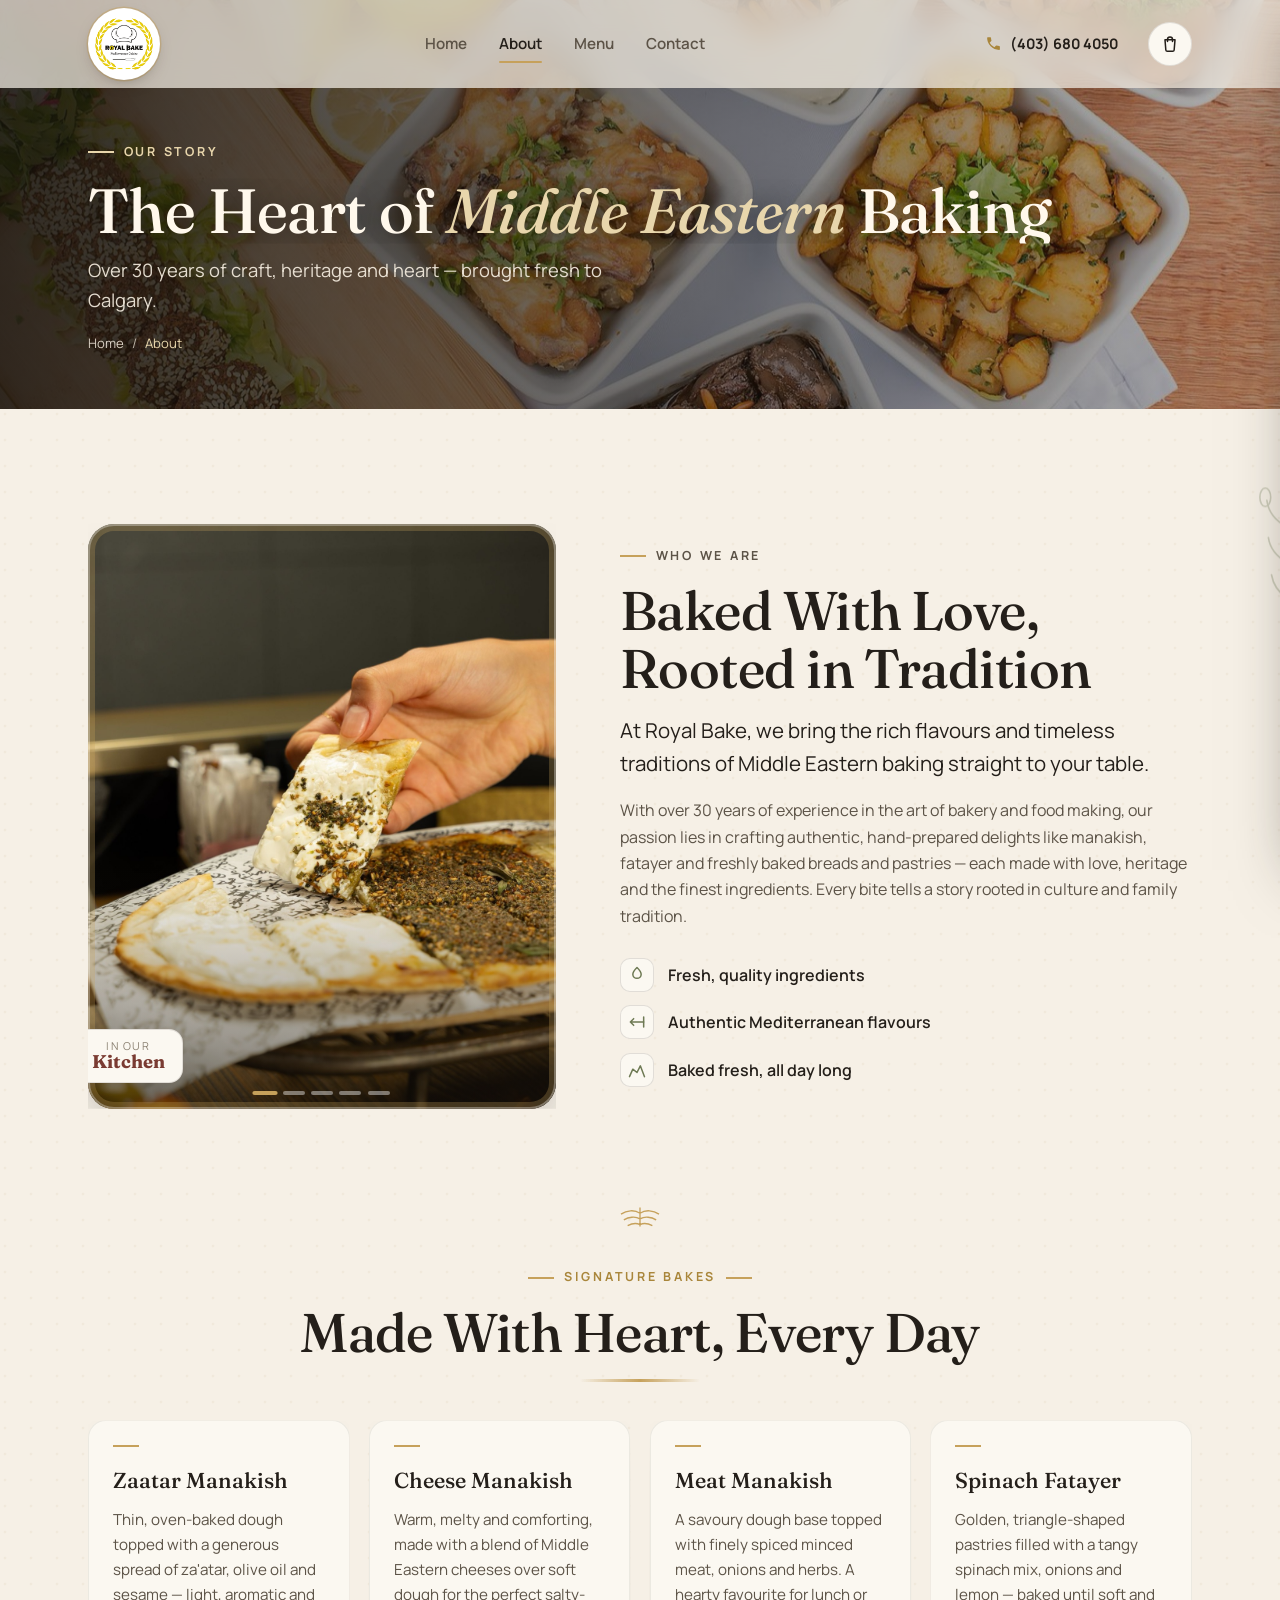
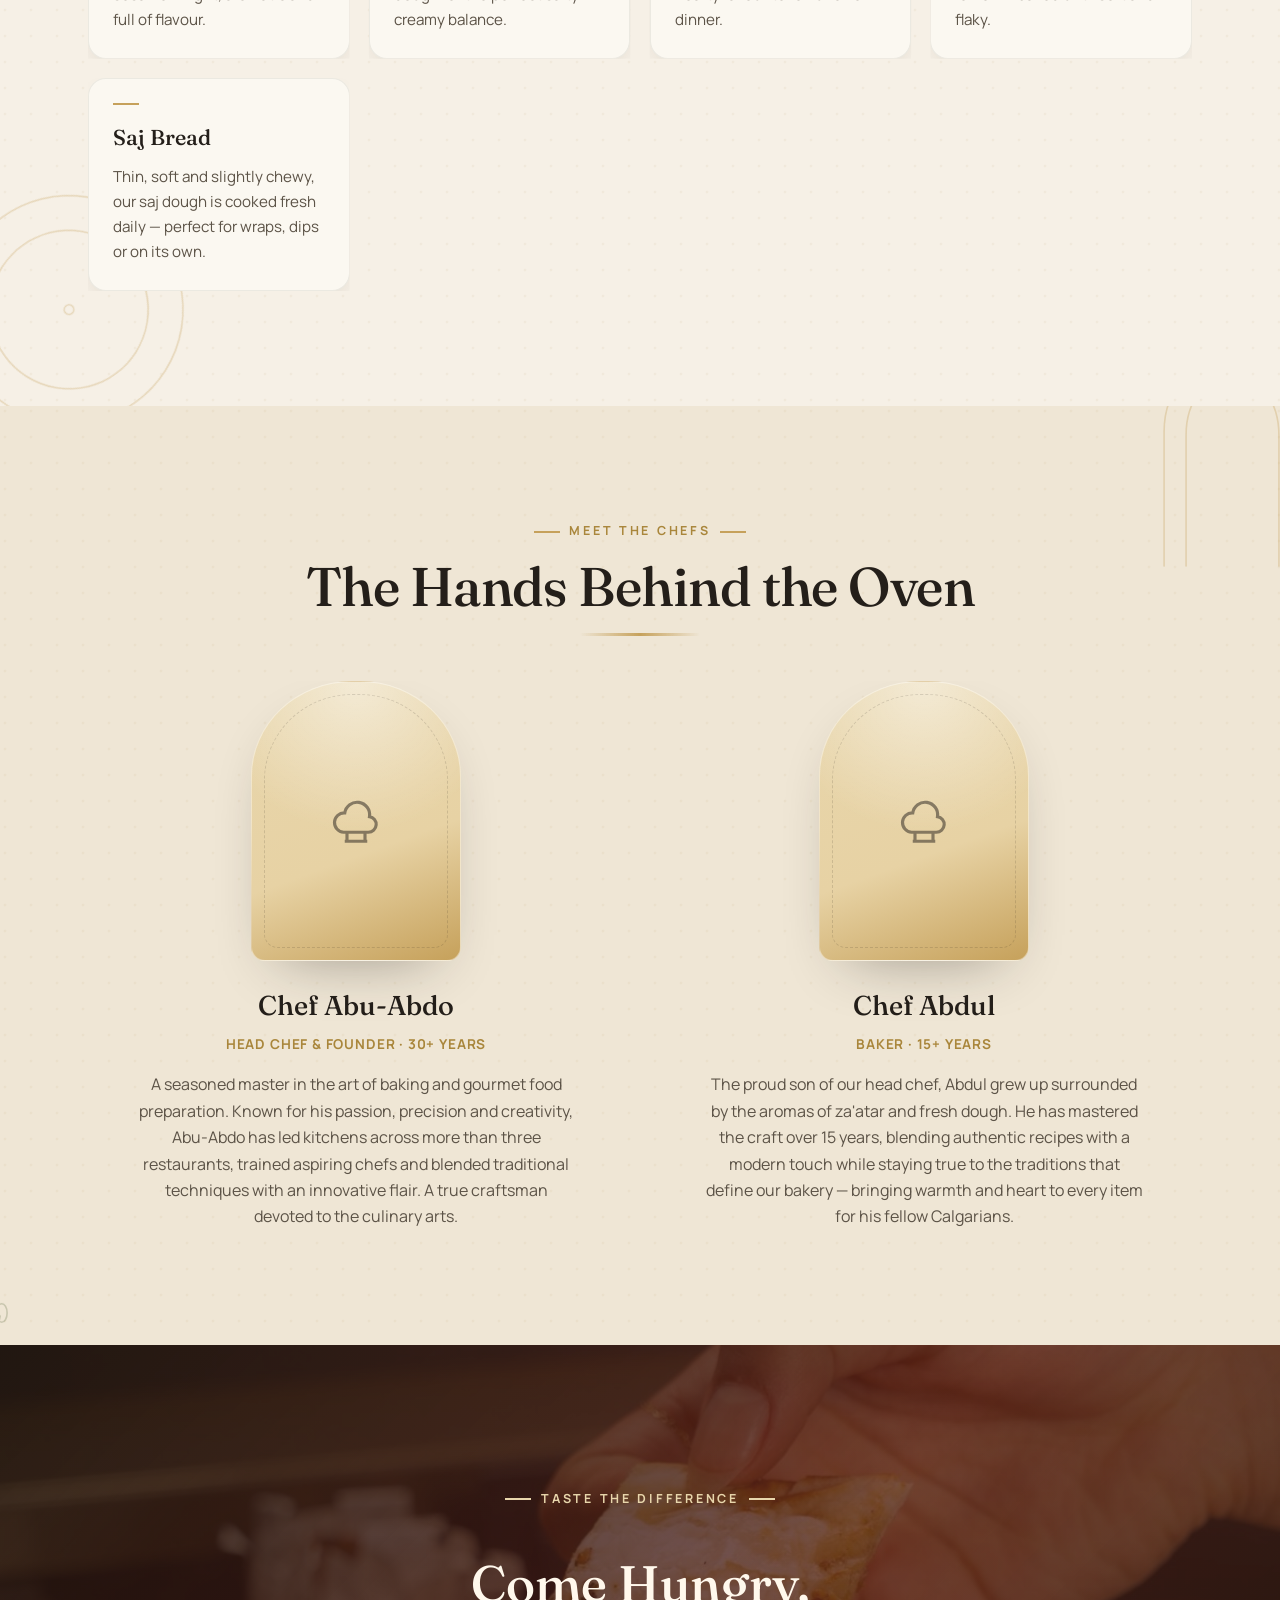
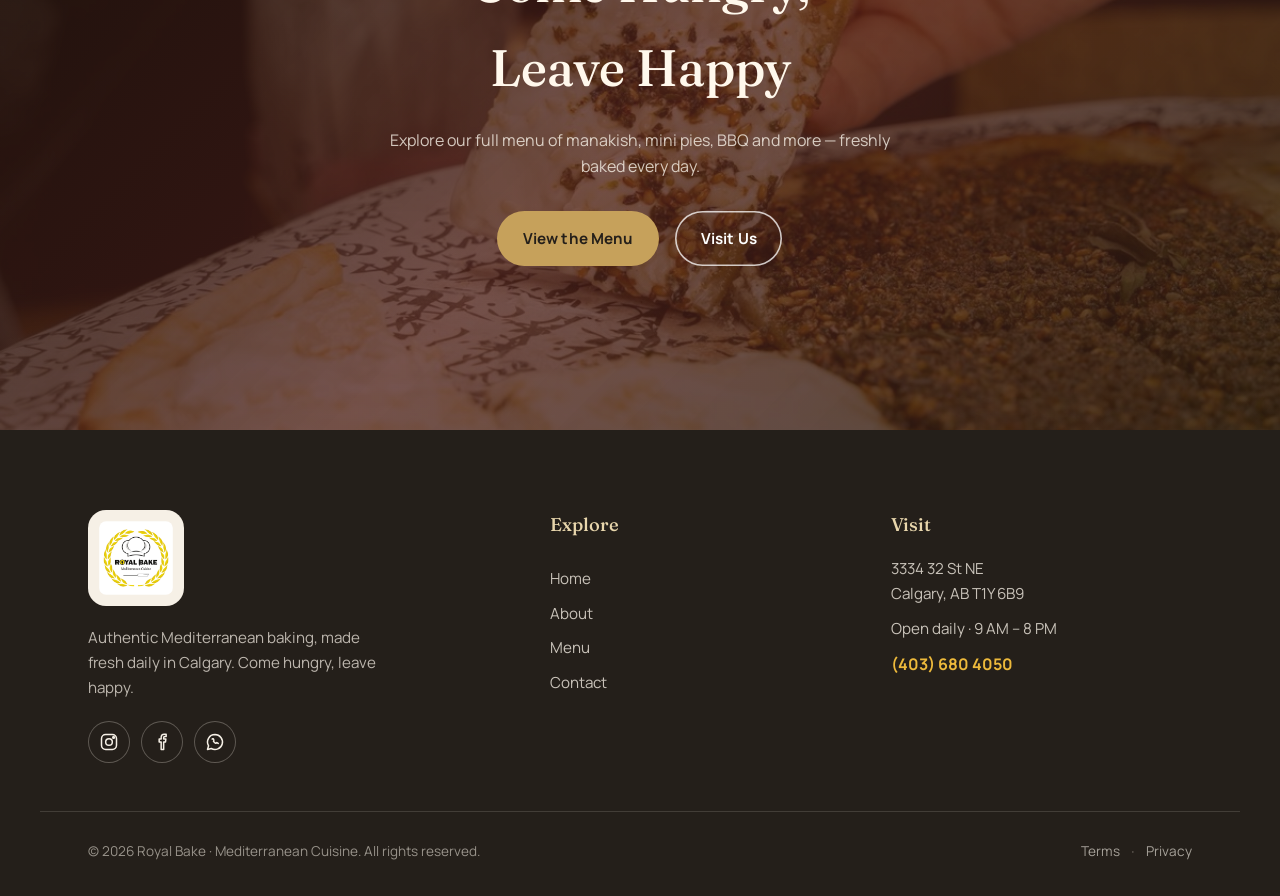
<file: about.html>
<!DOCTYPE html>
<html lang="en">
<head>
  <meta charset="UTF-8" />
  <meta name="viewport" content="width=device-width, initial-scale=1.0" />
  <title>About Us — Royal Bake | Mediterranean Cuisine, Calgary</title>
  <meta name="description" content="The story of Royal Bake — over 30 years of Middle Eastern baking craft, brought to Calgary by Chef Abu-Abdo and Chef Abdul. Authentic, hand-prepared, made with heart." />

  <link rel="preconnect" href="https://fonts.googleapis.com" />
  <link rel="preconnect" href="https://fonts.gstatic.com" crossorigin />
  <link href="https://fonts.googleapis.com/css2?family=Fraunces:ital,opsz,wght@0,9..144,400;0,9..144,500;0,9..144,600;1,9..144,400;1,9..144,500&family=Manrope:wght@400;500;600;700;800&display=swap" rel="stylesheet" />
  <link href="https://fonts.googleapis.com/css2?family=Amiri:ital,wght@0,400;0,700;1,400&display=swap" rel="stylesheet" />

  <link rel="icon" type="image/png" href="images/logo.png" />
  <link rel="stylesheet" href="css/styles.css?v=21" />
  <link rel="stylesheet" href="css/animations.css?v=21" />
</head>
<body data-page="about">
  <main id="page">

    <!-- ============ BANNER ============ -->
    <section class="page-banner">
      <img class="page-banner-img" src="images/photos/p-5191851.jpg" alt="" />
      <div class="wrap">
        <p class="eyebrow reveal">Our Story</p>
        <h1 class="reveal">The Heart of <em>Middle Eastern</em> Baking</h1>
        <p class="banner-sub reveal">Over 30 years of craft, heritage and heart — brought fresh to Calgary.</p>
        <nav class="crumbs reveal" aria-label="Breadcrumb"><a href="index.html">Home</a> / <span>About</span></nav>
      </div>
    </section>

    <!-- ============ ABOUT ============ -->
    <section class="about" id="about">
      <div class="wrap about-grid">
        <div class="about-media reveal">
          <div class="about-video-show">
            <!-- Poster shows until the videos load (or if none are added yet). -->
            <img class="about-poster" src="images/photos/p-27359350.jpg" alt="Freshly baked manakish at Royal Bake" />
            <!-- Drop your clips at images/videos/about-1.mp4, about-2.mp4, about-3.mp4 …
                 They autoplay one after another as a looping, cross-fading slideshow.
                 Add or remove <video> lines to match how many clips you have. -->
            <video class="about-vid" muted playsinline preload="metadata" src="images/videos/about-1.mp4"></video>
            <video class="about-vid" muted playsinline preload="none" src="images/videos/about-2.mp4"></video>
            <video class="about-vid" muted playsinline preload="none" src="images/videos/about-3.mp4"></video>
            <video class="about-vid" muted playsinline preload="none" src="images/videos/about-4.mp4"></video>
            <video class="about-vid" muted playsinline preload="none" src="images/videos/about-5.mp4"></video>
          </div>
          <div class="about-badge" aria-hidden="true"><span>In Our</span><strong>Kitchen</strong></div>
        </div>
        <div class="about-copy">
          <p class="eyebrow reveal">Who We Are</p>
          <h2 class="section-title reveal">Baked With Love,<br>Rooted in Tradition</h2>
          <p class="lead reveal">At Royal Bake, we bring the rich flavours and timeless traditions of Middle Eastern baking straight to your table.</p>
          <p class="reveal">With over 30 years of experience in the art of bakery and food making, our passion lies in crafting authentic, hand-prepared delights like manakish, fatayer and freshly baked breads and pastries — each made with love, heritage and the finest ingredients. Every bite tells a story rooted in culture and family tradition.</p>
          <div class="about-values reveal">
            <div class="value">
              <svg viewBox="0 0 24 24" class="ic" aria-hidden="true"><path d="M12 3c3 3 5 5 5 8a5 5 0 01-10 0c0-3 2-5 5-8z"/></svg>
              <span>Fresh, quality ingredients</span>
            </div>
            <div class="value">
              <svg viewBox="0 0 24 24" class="ic" aria-hidden="true"><path d="M4 12h16M4 12l4-4M4 12l4 4"/><path d="M20 6v12"/></svg>
              <span>Authentic Mediterranean flavours</span>
            </div>
            <div class="value">
              <svg viewBox="0 0 24 24" class="ic" aria-hidden="true"><path d="M3 20l4-9 5 4 4-8 5 13"/></svg>
              <span>Baked fresh, all day long</span>
            </div>
          </div>
        </div>
      </div>

      <!-- Signature dishes -->
      <div class="wrap">
        <div class="divider reveal" aria-hidden="true">
          <svg viewBox="0 0 200 24" class="sprig"><path d="M100 2v20M100 8c-6-4-14-3-20 1M100 8c6-4 14-3 20 1M100 14c-5-3-12-2-17 1M100 14c5-3 12-2 17 1M100 20c-4-2-9-1-13 1M100 20c4-2 9-1 13 1" fill="none"/></svg>
        </div>
        <p class="eyebrow center reveal">Signature Bakes</p>
        <h2 class="section-title center reveal">Made With Heart, Every Day</h2>
        <div class="signature-grid">
          <article class="sig-card reveal"><h3>Zaatar Manakish</h3><p>Thin, oven-baked dough topped with a generous spread of za'atar, olive oil and sesame — light, aromatic and full of flavour.</p></article>
          <article class="sig-card reveal"><h3>Cheese Manakish</h3><p>Warm, melty and comforting, made with a blend of Middle Eastern cheeses over soft dough for the perfect salty-creamy balance.</p></article>
          <article class="sig-card reveal"><h3>Meat Manakish</h3><p>A savoury dough base topped with finely spiced minced meat, onions and herbs. A hearty favourite for lunch or dinner.</p></article>
          <article class="sig-card reveal"><h3>Spinach Fatayer</h3><p>Golden, triangle-shaped pastries filled with a tangy spinach mix, onions and lemon — baked until soft and flaky.</p></article>
          <article class="sig-card reveal"><h3>Saj Bread</h3><p>Thin, soft and slightly chewy, our saj dough is cooked fresh daily — perfect for wraps, dips or on its own.</p></article>
        </div>
      </div>
    </section>

    <!-- ============ CHEFS ============ -->
    <section class="chefs">
      <div class="wrap">
        <p class="eyebrow center reveal">Meet the Chefs</p>
        <h2 class="section-title center reveal">The Hands Behind the Oven</h2>
        <div class="chef-grid">
          <article class="chef-card reveal">
            <div class="chef-photo arch">
              <span class="arch-fallback" aria-hidden="true"><svg viewBox="0 0 24 24"><path d="M7 21h10M8 21v-4M16 21v-4M6.5 17h11a3.5 3.5 0 00.5-6.96A5 5 0 007 8.4 3.6 3.6 0 006.5 17z"/></svg></span>
            </div>
            <h3>Chef Abu-Abdo</h3>
            <p class="chef-role">Head Chef &amp; Founder · 30+ years</p>
            <p>A seasoned master in the art of baking and gourmet food preparation. Known for his passion, precision and creativity, Abu-Abdo has led kitchens across more than three restaurants, trained aspiring chefs and blended traditional techniques with an innovative flair. A true craftsman devoted to the culinary arts.</p>
          </article>
          <article class="chef-card reveal">
            <div class="chef-photo arch">
              <span class="arch-fallback" aria-hidden="true"><svg viewBox="0 0 24 24"><path d="M7 21h10M8 21v-4M16 21v-4M6.5 17h11a3.5 3.5 0 00.5-6.96A5 5 0 007 8.4 3.6 3.6 0 006.5 17z"/></svg></span>
            </div>
            <h3>Chef Abdul</h3>
            <p class="chef-role">Baker · 15+ years</p>
            <p>The proud son of our head chef, Abdul grew up surrounded by the aromas of za'atar and fresh dough. He has mastered the craft over 15 years, blending authentic recipes with a modern touch while staying true to the traditions that define our bakery — bringing warmth and heart to every item for his fellow Calgarians.</p>
          </article>
        </div>
      </div>
    </section>

    <!-- ============ CTA ============ -->
    <section class="cta-band">
      <div class="wrap">
        <p class="eyebrow center reveal">Taste the Difference</p>
        <h2 class="reveal">Come Hungry,<br>Leave Happy</h2>
        <p class="reveal">Explore our full menu of manakish, mini pies, BBQ and more — freshly baked every day.</p>
        <div class="hero-cta reveal" style="justify-content:center">
          <a href="menu.html" class="btn btn-primary">View the Menu</a>
          <a href="contact.html" class="btn btn-ghost">Visit Us</a>
        </div>
      </div>
    </section>

  </main>

  <script src="js/site.js?v=21"></script>
  <script src="js/animations.js?v=21"></script>
</body>
</html>
</file>
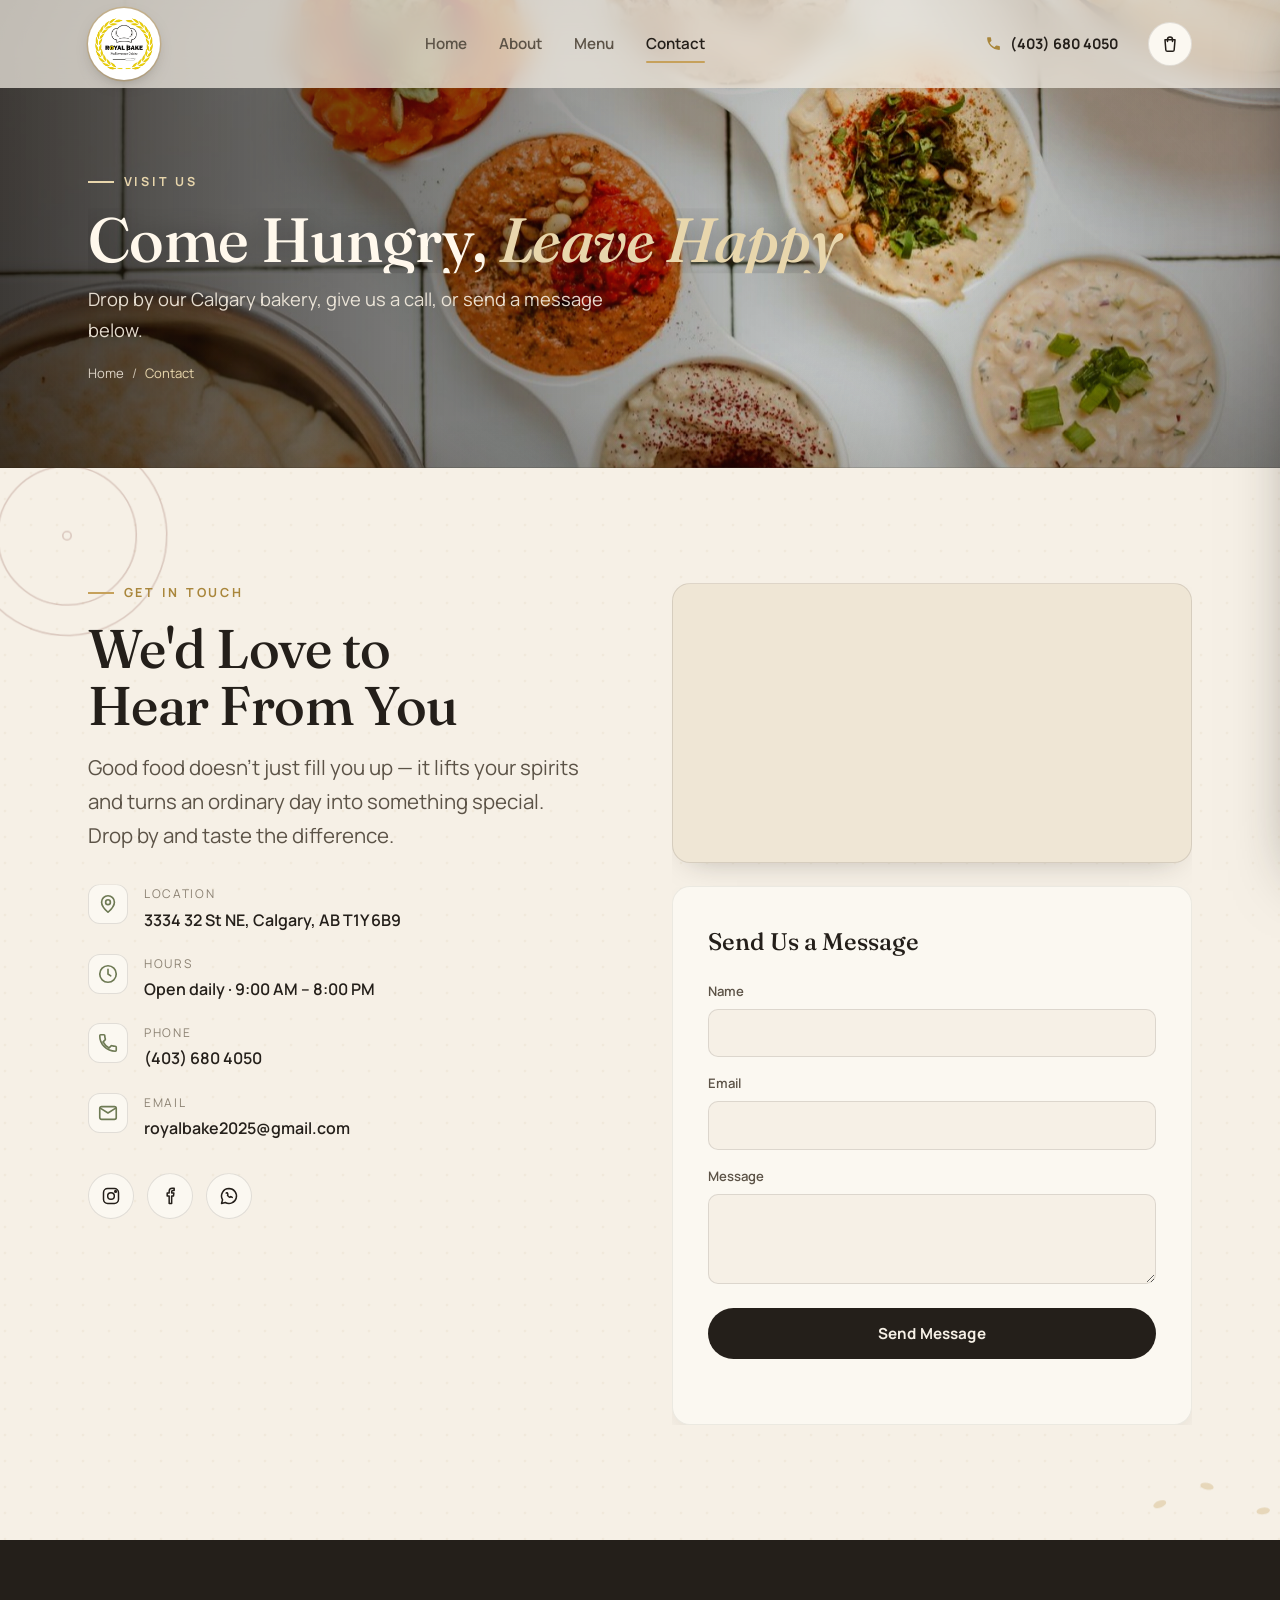
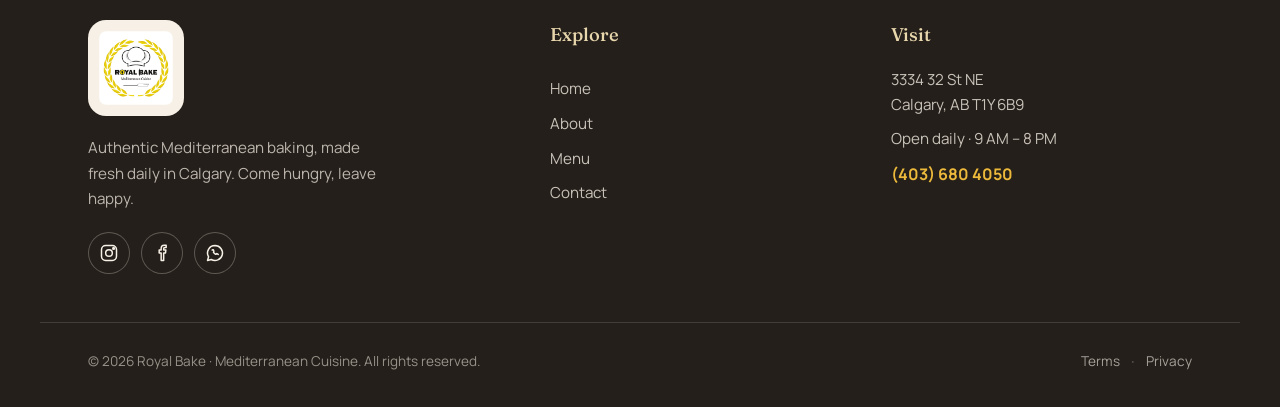
<file: contact.html>
<!DOCTYPE html>
<html lang="en">
<head>
  <meta charset="UTF-8" />
  <meta name="viewport" content="width=device-width, initial-scale=1.0" />
  <title>Contact Us — Royal Bake | Calgary</title>
  <meta name="description" content="Visit Royal Bake at 3334 32 St NE, Calgary. Open daily 9 AM – 8 PM. Call (403) 680 4050 or send us a message — we'd love to hear from you." />

  <link rel="preconnect" href="https://fonts.googleapis.com" />
  <link rel="preconnect" href="https://fonts.gstatic.com" crossorigin />
  <link href="https://fonts.googleapis.com/css2?family=Fraunces:ital,opsz,wght@0,9..144,400;0,9..144,500;0,9..144,600;1,9..144,400;1,9..144,500&family=Manrope:wght@400;500;600;700;800&display=swap" rel="stylesheet" />
  <link href="https://fonts.googleapis.com/css2?family=Amiri:ital,wght@0,400;0,700;1,400&display=swap" rel="stylesheet" />

  <link rel="icon" type="image/png" href="images/logo.png" />
  <link rel="stylesheet" href="css/styles.css?v=21" />
  <link rel="stylesheet" href="css/animations.css?v=21" />
</head>
<body data-page="contact">
  <main id="page">

    <!-- ============ BANNER ============ -->
    <section class="page-banner">
      <img class="page-banner-img" src="images/photos/p-6419394.jpg" alt="" />
      <div class="wrap">
        <p class="eyebrow reveal">Visit Us</p>
        <h1 class="reveal">Come Hungry, <em>Leave Happy</em></h1>
        <p class="banner-sub reveal">Drop by our Calgary bakery, give us a call, or send a message below.</p>
        <nav class="crumbs reveal" aria-label="Breadcrumb"><a href="index.html">Home</a> / <span>Contact</span></nav>
      </div>
    </section>

    <!-- ============ CONTACT ============ -->
    <section class="contact" id="contact">
      <div class="wrap contact-grid">
        <div class="contact-copy">
          <p class="eyebrow reveal">Get in Touch</p>
          <h2 class="section-title reveal">We'd Love to<br>Hear From You</h2>
          <p class="lead reveal">Good food doesn't just fill you up — it lifts your spirits and turns an ordinary day into something special. Drop by and taste the difference.</p>

          <ul class="contact-list reveal">
            <li>
              <svg viewBox="0 0 24 24" class="ic" aria-hidden="true"><path d="M12 21s-7-6.2-7-11a7 7 0 0114 0c0 4.8-7 11-7 11z"/><circle cx="12" cy="10" r="2.6"/></svg>
              <div><span>Location</span><a href="https://maps.google.com/?q=3334+32+St+NE,+Calgary,+AB+T1Y+6B9" target="_blank" rel="noopener">3334 32 St NE, Calgary, AB T1Y 6B9</a></div>
            </li>
            <li>
              <svg viewBox="0 0 24 24" class="ic" aria-hidden="true"><circle cx="12" cy="12" r="9"/><path d="M12 7v5l3 2"/></svg>
              <div><span>Hours</span><p>Open daily · 9:00 AM – 8:00 PM</p></div>
            </li>
            <li>
              <svg viewBox="0 0 24 24" class="ic" aria-hidden="true"><path d="M6.6 10.8a15.9 15.9 0 006.6 6.6l2.2-2.2a1 1 0 011-.24 11.4 11.4 0 003.6.58 1 1 0 011 1V20a1 1 0 01-1 1A17 17 0 013 4a1 1 0 011-1h3.5a1 1 0 011 1 11.4 11.4 0 00.58 3.6 1 1 0 01-.24 1z"/></svg>
              <div><span>Phone</span><a href="tel:4036804050">(403) 680 4050</a></div>
            </li>
            <li>
              <svg viewBox="0 0 24 24" class="ic" aria-hidden="true"><rect x="3" y="5" width="18" height="14" rx="2"/><path d="M4 7l8 5 8-5"/></svg>
              <div><span>Email</span><a href="mailto:royalbake2025@gmail.com">royalbake2025@gmail.com</a></div>
            </li>
          </ul>

          <div class="socials reveal">
            <a href="https://www.instagram.com/royalbakeyyc/" class="social" target="_blank" rel="noopener" aria-label="Royal Bake on Instagram"><svg viewBox="0 0 24 24" class="ic" aria-hidden="true"><rect x="3" y="3" width="18" height="18" rx="5"/><circle cx="12" cy="12" r="4"/><circle cx="17.5" cy="6.5" r="1"/></svg></a>
            <a href="https://www.facebook.com/profile.php?id=61572416531773" class="social" target="_blank" rel="noopener" aria-label="Royal Bake on Facebook"><svg viewBox="0 0 24 24" class="ic" aria-hidden="true"><path d="M14 8.5V6.8c0-.8.4-1.3 1.4-1.3H17V2.6h-2.4C11.9 2.6 11 4.2 11 6.4v2.1H8.6V12H11v9h3v-9h2.2l.4-3.5z"/></svg></a>
            <a href="https://wa.me/14036804050" class="social" target="_blank" rel="noopener" aria-label="Message Royal Bake on WhatsApp"><svg viewBox="0 0 24 24" class="ic" aria-hidden="true"><path d="M12 3a9 9 0 00-7.7 13.6L3 21l4.5-1.2A9 9 0 1012 3z"/><path d="M8.6 8.5c.2-.4.4-.4.6-.4h.4c.2 0 .4 0 .5.4l.6 1.4c.1.2 0 .3 0 .4l-.4.5c-.1.2-.2.3 0 .5a5.5 5.5 0 002.5 2.2c.3.1.4.1.5-.1l.5-.6c.2-.2.3-.1.5 0l1.3.7c.2.1.3.2.3.4"/></svg></a>
          </div>
        </div>

        <div class="contact-side reveal">
          <div class="map-frame">
            <iframe title="Royal Bake location map" src="https://www.google.com/maps?q=3334%2032%20St%20NE%2C%20Calgary%2C%20AB%20T1Y%206B9&output=embed" loading="lazy" referrerpolicy="no-referrer-when-downgrade"></iframe>
          </div>
          <form class="contact-form" id="contactForm" novalidate>
            <h3>Send Us a Message</h3>
            <div class="field"><label for="cName">Name</label><input id="cName" name="name" type="text" autocomplete="name" required /></div>
            <div class="field"><label for="cEmail">Email</label><input id="cEmail" name="email" type="email" autocomplete="email" required /></div>
            <div class="field"><label for="cMsg">Message</label><textarea id="cMsg" name="message" rows="3" required></textarea></div>
            <button type="submit" class="btn btn-primary btn-block">Send Message</button>
            <p class="form-status" id="contactStatus" role="status"></p>
          </form>
        </div>
      </div>
    </section>

  </main>

  <script src="js/site.js?v=21"></script>
  <script src="js/animations.js?v=21"></script>
</body>
</html>
</file>
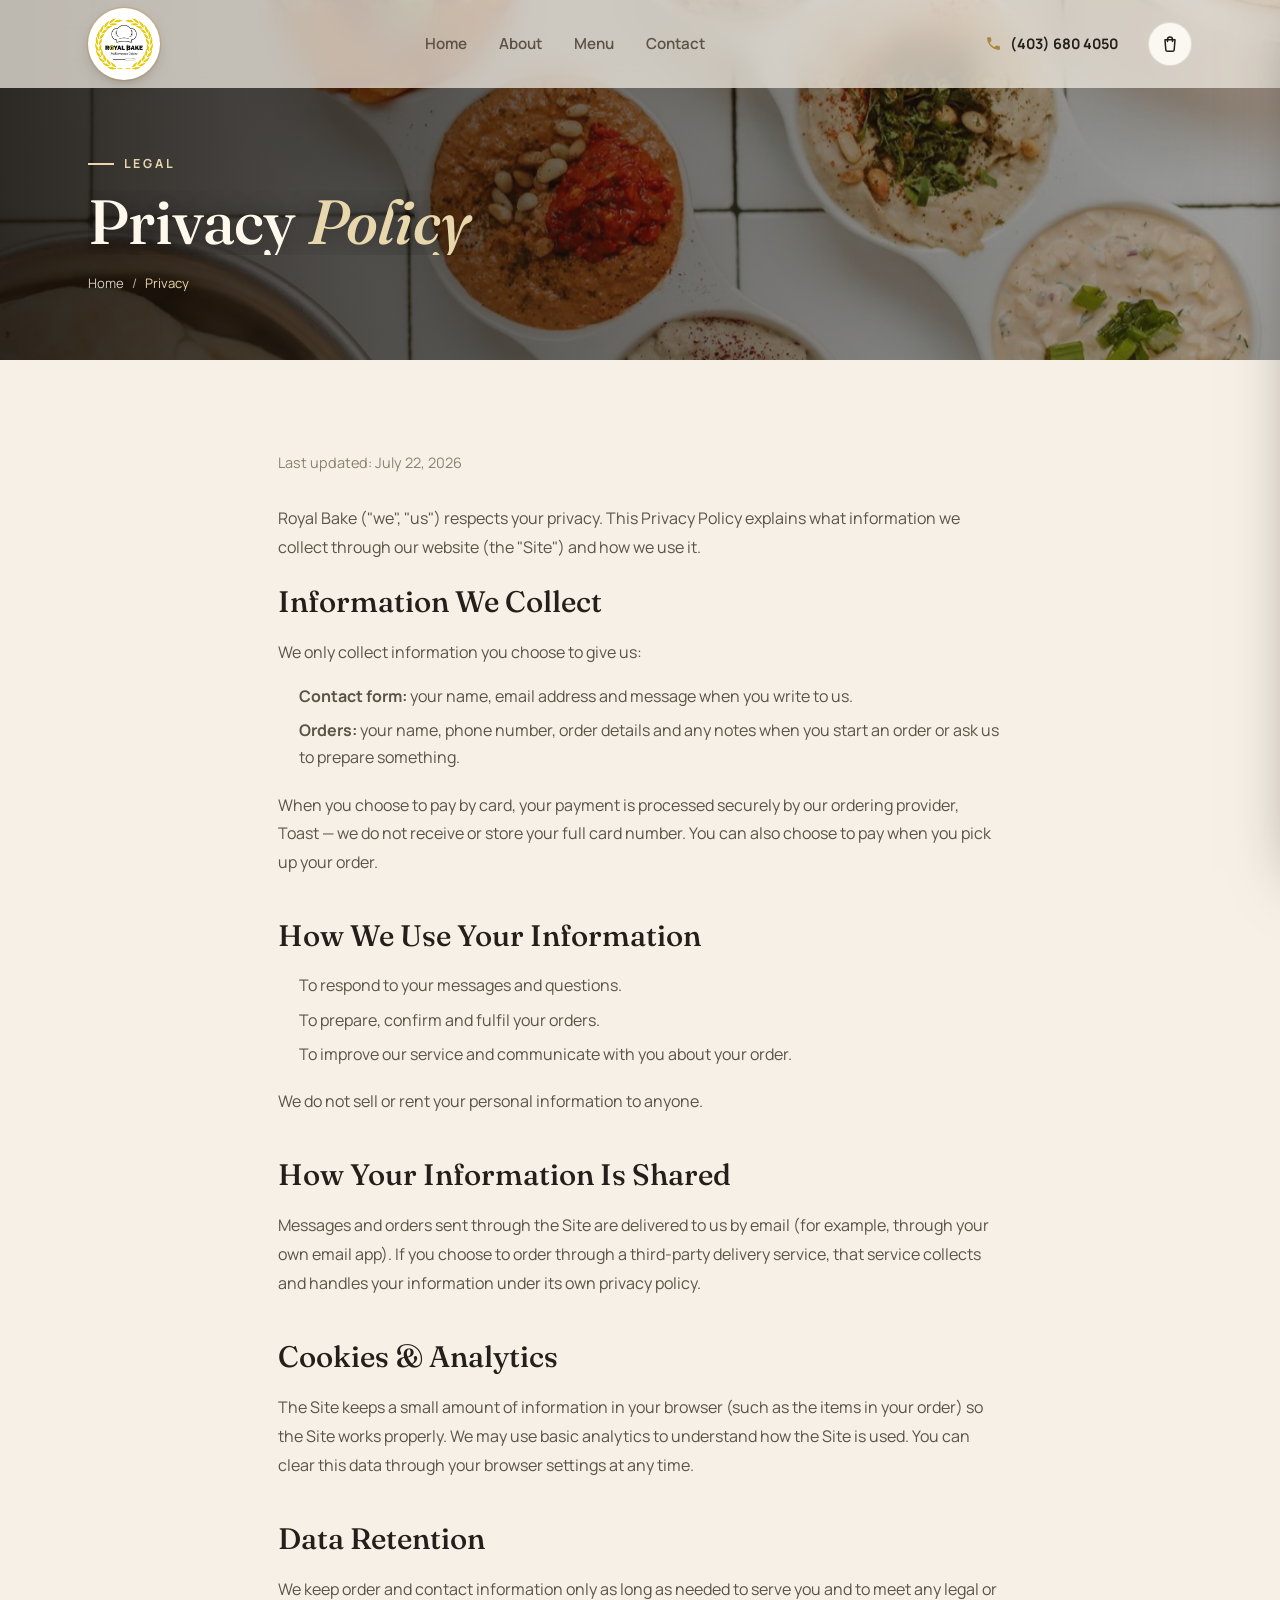
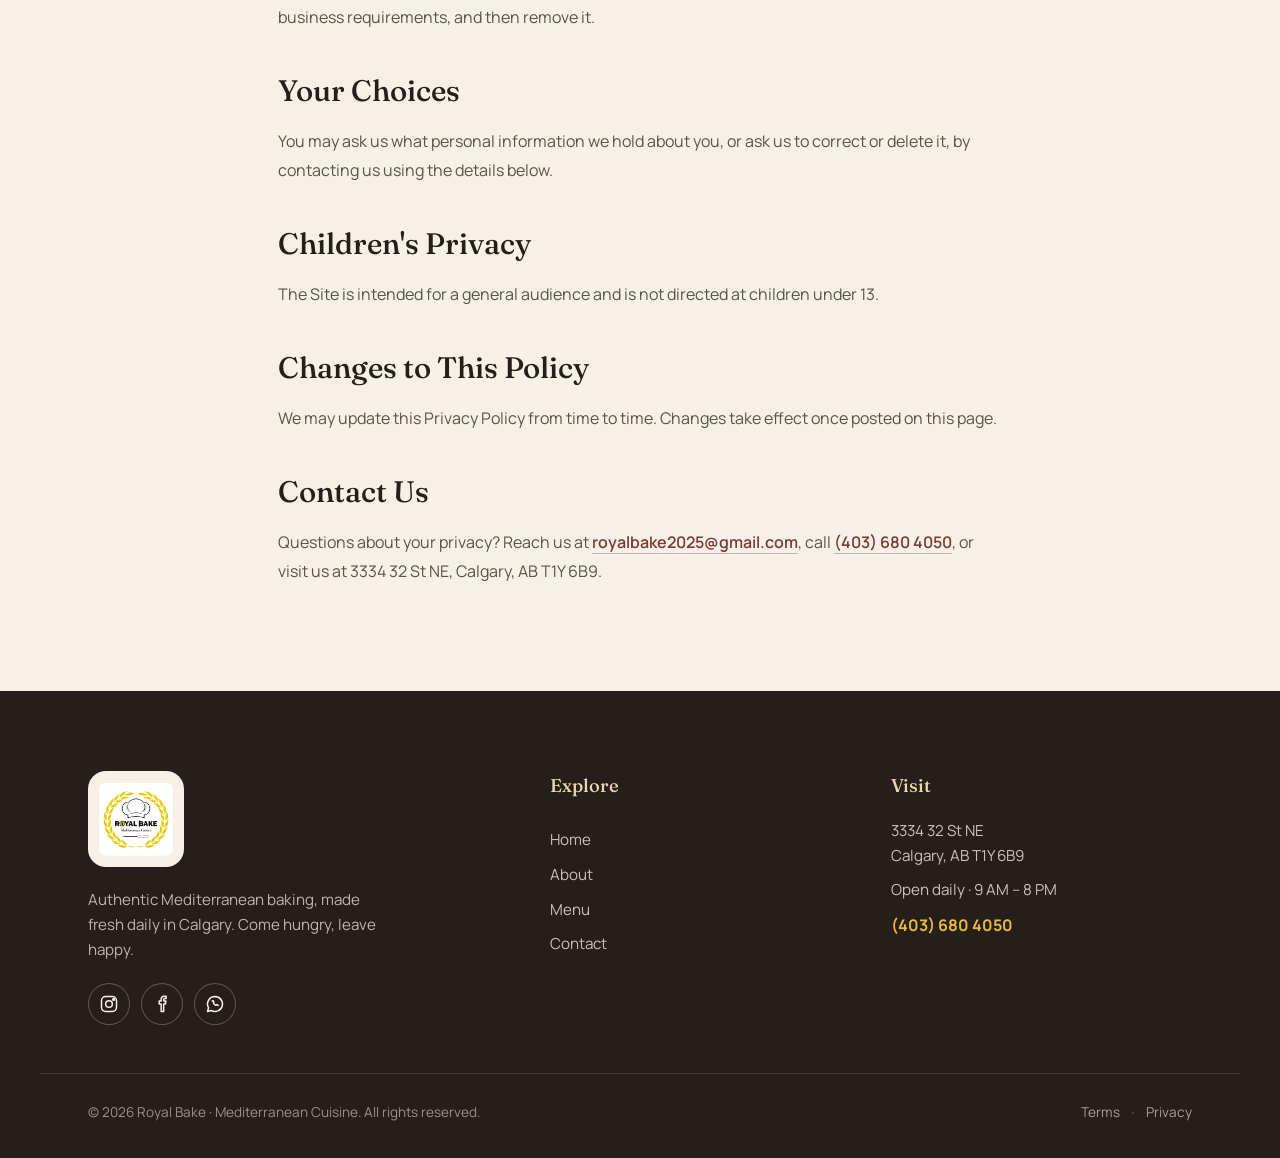
<file: privacy.html>
<!DOCTYPE html>
<html lang="en">
<head>
  <meta charset="UTF-8" />
  <meta name="viewport" content="width=device-width, initial-scale=1.0" />
  <title>Privacy Policy — Royal Bake | Calgary</title>
  <meta name="description" content="Privacy Policy for the Royal Bake website — what information we collect, how we use it, and your choices." />

  <link rel="preconnect" href="https://fonts.googleapis.com" />
  <link rel="preconnect" href="https://fonts.gstatic.com" crossorigin />
  <link href="https://fonts.googleapis.com/css2?family=Fraunces:ital,opsz,wght@0,9..144,400;0,9..144,500;0,9..144,600;1,9..144,400;1,9..144,500&family=Manrope:wght@400;500;600;700;800&display=swap" rel="stylesheet" />
  <link href="https://fonts.googleapis.com/css2?family=Amiri:ital,wght@0,400;0,700;1,400&display=swap" rel="stylesheet" />

  <link rel="icon" type="image/png" href="images/logo.png" />
  <link rel="stylesheet" href="css/styles.css?v=21" />
  <link rel="stylesheet" href="css/animations.css?v=21" />
</head>
<body data-page="privacy">
  <main id="page">

    <section class="page-banner">
      <img class="page-banner-img" src="images/photos/p-6419394.jpg" alt="" />
      <div class="wrap">
        <p class="eyebrow reveal">Legal</p>
        <h1 class="reveal">Privacy <em>Policy</em></h1>
        <nav class="crumbs reveal" aria-label="Breadcrumb"><a href="index.html">Home</a> / <span>Privacy</span></nav>
      </div>
    </section>

    <section class="legal">
      <div class="wrap">
        <p class="updated reveal">Last updated: July 22, 2026</p>

        <p class="reveal">Royal Bake ("we", "us") respects your privacy. This Privacy Policy explains what information we collect through our website (the "Site") and how we use it.</p>

        <h2 class="reveal">Information We Collect</h2>
        <p class="reveal">We only collect information you choose to give us:</p>
        <ul>
          <li class="reveal"><strong>Contact form:</strong> your name, email address and message when you write to us.</li>
          <li class="reveal"><strong>Orders:</strong> your name, phone number, order details and any notes when you start an order or ask us to prepare something.</li>
        </ul>
        <p class="reveal">When you choose to pay by card, your payment is processed securely by our ordering provider, Toast — we do not receive or store your full card number. You can also choose to pay when you pick up your order.</p>

        <h2 class="reveal">How We Use Your Information</h2>
        <ul>
          <li class="reveal">To respond to your messages and questions.</li>
          <li class="reveal">To prepare, confirm and fulfil your orders.</li>
          <li class="reveal">To improve our service and communicate with you about your order.</li>
        </ul>
        <p class="reveal">We do not sell or rent your personal information to anyone.</p>

        <h2 class="reveal">How Your Information Is Shared</h2>
        <p class="reveal">Messages and orders sent through the Site are delivered to us by email (for example, through your own email app). If you choose to order through a third-party delivery service, that service collects and handles your information under its own privacy policy.</p>

        <h2 class="reveal">Cookies &amp; Analytics</h2>
        <p class="reveal">The Site keeps a small amount of information in your browser (such as the items in your order) so the Site works properly. We may use basic analytics to understand how the Site is used. You can clear this data through your browser settings at any time.</p>

        <h2 class="reveal">Data Retention</h2>
        <p class="reveal">We keep order and contact information only as long as needed to serve you and to meet any legal or business requirements, and then remove it.</p>

        <h2 class="reveal">Your Choices</h2>
        <p class="reveal">You may ask us what personal information we hold about you, or ask us to correct or delete it, by contacting us using the details below.</p>

        <h2 class="reveal">Children's Privacy</h2>
        <p class="reveal">The Site is intended for a general audience and is not directed at children under 13.</p>

        <h2 class="reveal">Changes to This Policy</h2>
        <p class="reveal">We may update this Privacy Policy from time to time. Changes take effect once posted on this page.</p>

        <h2 class="reveal">Contact Us</h2>
        <p class="reveal">Questions about your privacy? Reach us at <a href="mailto:royalbake2025@gmail.com">royalbake2025@gmail.com</a>, call <a href="tel:4036804050">(403) 680 4050</a>, or visit us at 3334 32 St NE, Calgary, AB T1Y 6B9.</p>
      </div>
    </section>

  </main>

  <script src="js/site.js?v=21"></script>
  <script src="js/animations.js?v=21"></script>
</body>
</html>
</file>
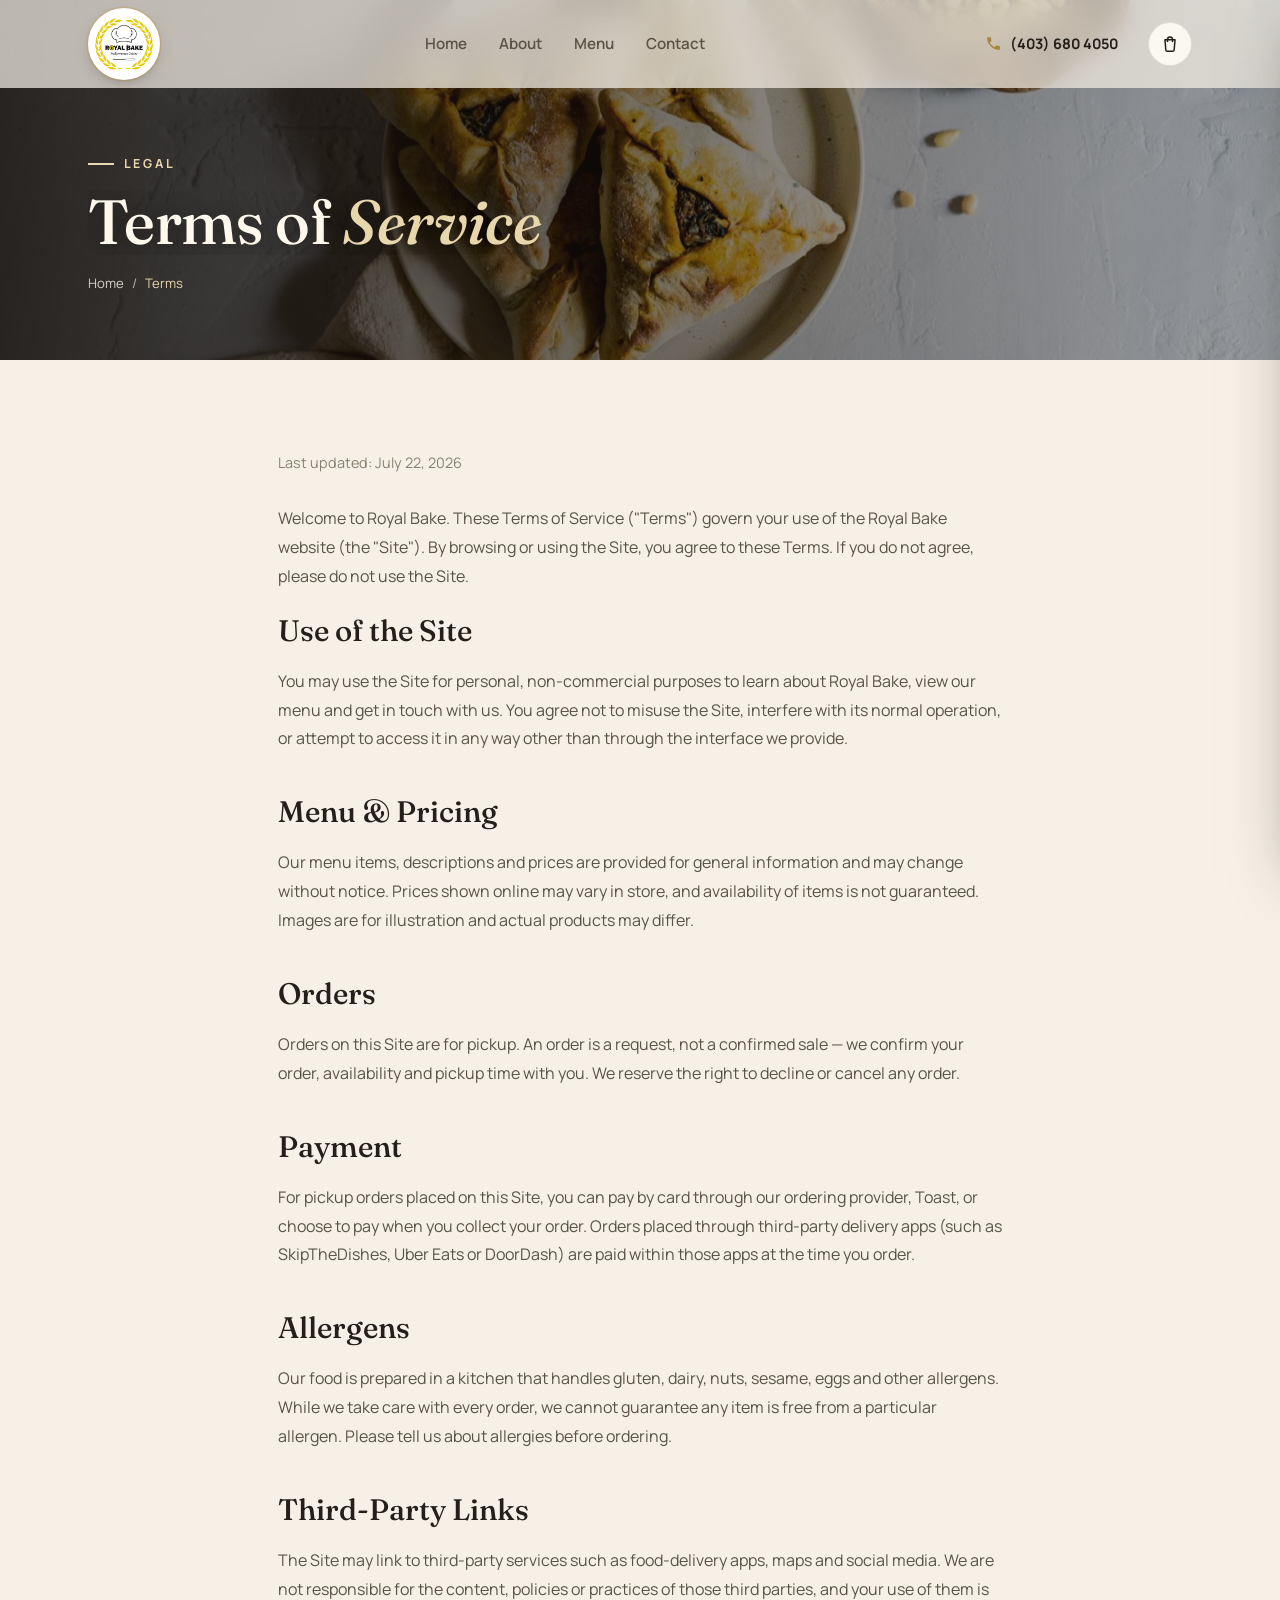
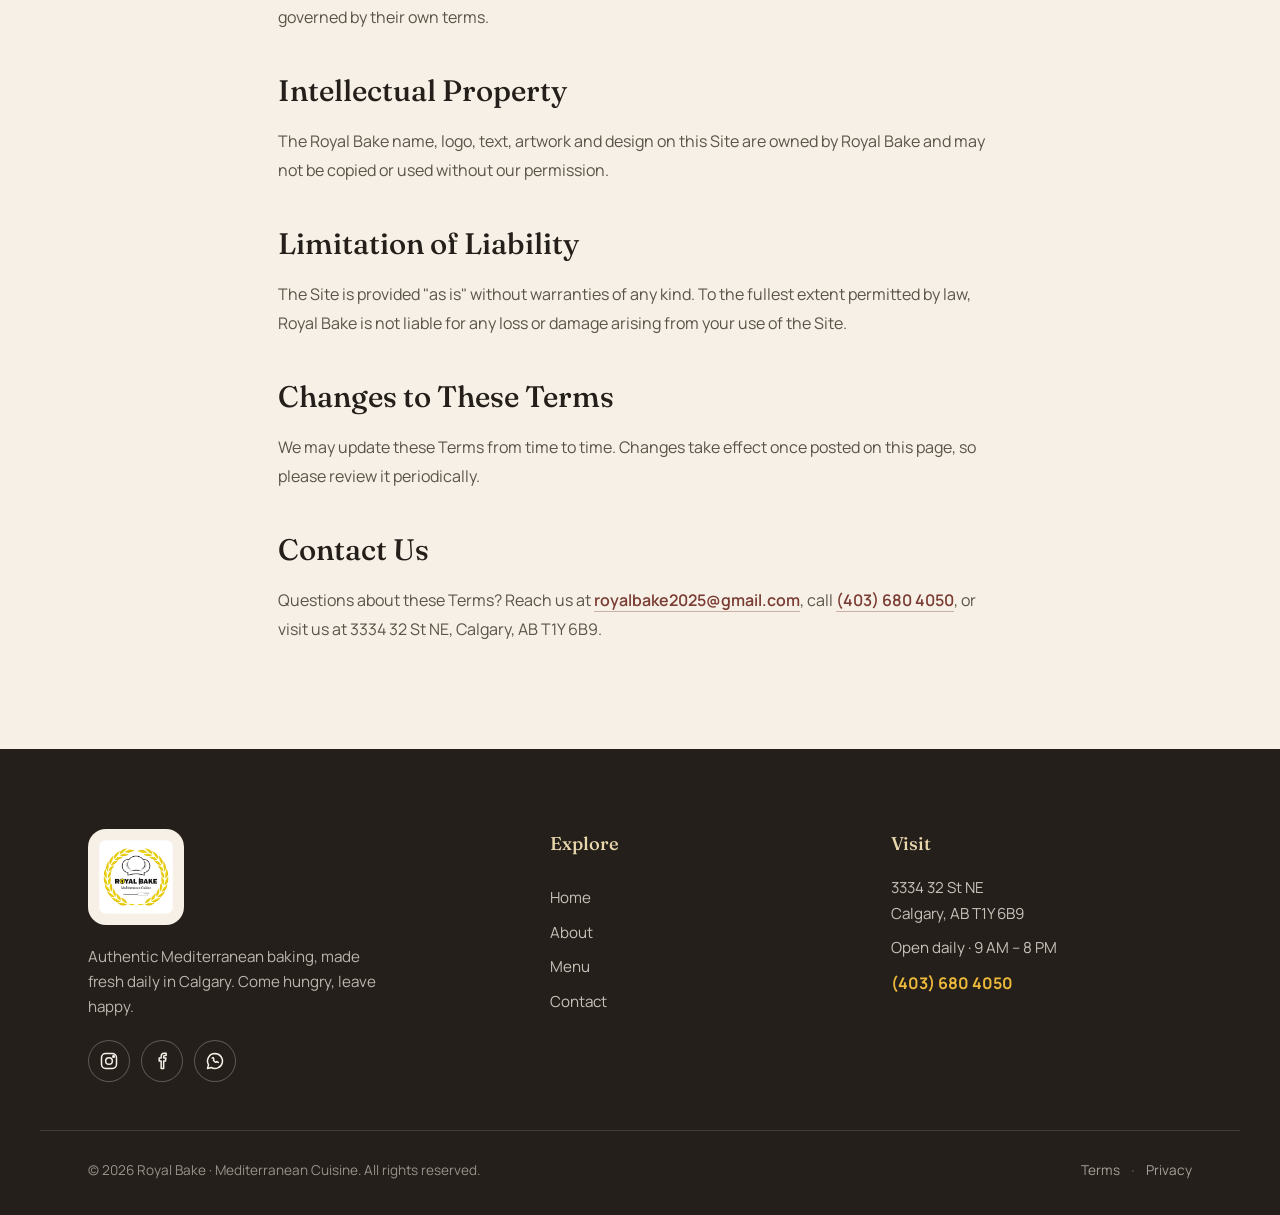
<file: terms.html>
<!DOCTYPE html>
<html lang="en">
<head>
  <meta charset="UTF-8" />
  <meta name="viewport" content="width=device-width, initial-scale=1.0" />
  <title>Terms of Service — Royal Bake | Calgary</title>
  <meta name="description" content="Terms of Service for the Royal Bake website — how you may use this site, ordering, pricing and menu information, and contact details." />

  <link rel="preconnect" href="https://fonts.googleapis.com" />
  <link rel="preconnect" href="https://fonts.gstatic.com" crossorigin />
  <link href="https://fonts.googleapis.com/css2?family=Fraunces:ital,opsz,wght@0,9..144,400;0,9..144,500;0,9..144,600;1,9..144,400;1,9..144,500&family=Manrope:wght@400;500;600;700;800&display=swap" rel="stylesheet" />
  <link href="https://fonts.googleapis.com/css2?family=Amiri:ital,wght@0,400;0,700;1,400&display=swap" rel="stylesheet" />

  <link rel="icon" type="image/png" href="images/logo.png" />
  <link rel="stylesheet" href="css/styles.css?v=21" />
  <link rel="stylesheet" href="css/animations.css?v=21" />
</head>
<body data-page="terms">
  <main id="page">

    <section class="page-banner">
      <img class="page-banner-img" src="images/photos/p-6889715.jpg" alt="" />
      <div class="wrap">
        <p class="eyebrow reveal">Legal</p>
        <h1 class="reveal">Terms of <em>Service</em></h1>
        <nav class="crumbs reveal" aria-label="Breadcrumb"><a href="index.html">Home</a> / <span>Terms</span></nav>
      </div>
    </section>

    <section class="legal">
      <div class="wrap">
        <p class="updated reveal">Last updated: July 22, 2026</p>

        <p class="reveal">Welcome to Royal Bake. These Terms of Service ("Terms") govern your use of the Royal Bake website (the "Site"). By browsing or using the Site, you agree to these Terms. If you do not agree, please do not use the Site.</p>

        <h2 class="reveal">Use of the Site</h2>
        <p class="reveal">You may use the Site for personal, non-commercial purposes to learn about Royal Bake, view our menu and get in touch with us. You agree not to misuse the Site, interfere with its normal operation, or attempt to access it in any way other than through the interface we provide.</p>

        <h2 class="reveal">Menu &amp; Pricing</h2>
        <p class="reveal">Our menu items, descriptions and prices are provided for general information and may change without notice. Prices shown online may vary in store, and availability of items is not guaranteed. Images are for illustration and actual products may differ.</p>

        <h2 class="reveal">Orders</h2>
        <p class="reveal">Orders on this Site are for pickup. An order is a request, not a confirmed sale — we confirm your order, availability and pickup time with you. We reserve the right to decline or cancel any order.</p>

        <h2 class="reveal">Payment</h2>
        <p class="reveal">For pickup orders placed on this Site, you can pay by card through our ordering provider, Toast, or choose to pay when you collect your order. Orders placed through third-party delivery apps (such as SkipTheDishes, Uber Eats or DoorDash) are paid within those apps at the time you order.</p>

        <h2 class="reveal">Allergens</h2>
        <p class="reveal">Our food is prepared in a kitchen that handles gluten, dairy, nuts, sesame, eggs and other allergens. While we take care with every order, we cannot guarantee any item is free from a particular allergen. Please tell us about allergies before ordering.</p>

        <h2 class="reveal">Third-Party Links</h2>
        <p class="reveal">The Site may link to third-party services such as food-delivery apps, maps and social media. We are not responsible for the content, policies or practices of those third parties, and your use of them is governed by their own terms.</p>

        <h2 class="reveal">Intellectual Property</h2>
        <p class="reveal">The Royal Bake name, logo, text, artwork and design on this Site are owned by Royal Bake and may not be copied or used without our permission.</p>

        <h2 class="reveal">Limitation of Liability</h2>
        <p class="reveal">The Site is provided "as is" without warranties of any kind. To the fullest extent permitted by law, Royal Bake is not liable for any loss or damage arising from your use of the Site.</p>

        <h2 class="reveal">Changes to These Terms</h2>
        <p class="reveal">We may update these Terms from time to time. Changes take effect once posted on this page, so please review it periodically.</p>

        <h2 class="reveal">Contact Us</h2>
        <p class="reveal">Questions about these Terms? Reach us at <a href="mailto:royalbake2025@gmail.com">royalbake2025@gmail.com</a>, call <a href="tel:4036804050">(403) 680 4050</a>, or visit us at 3334 32 St NE, Calgary, AB T1Y 6B9.</p>
      </div>
    </section>

  </main>

  <script src="js/site.js?v=21"></script>
  <script src="js/animations.js?v=21"></script>
</body>
</html>
</file>
<file: css/styles.css>
/* =====================================================================
   ROYAL BAKE — Mediterranean Cuisine
   Palette: warm gold + light "Paige" beige, olive & wine accents
   Type:    Fraunces (display) · Manrope (body/UI)
   ===================================================================== */

:root{
  /* colour */
  --bg:        #F6F0E6;   /* light Paige / beige base   */
  --bg-2:      #FBF8F1;   /* card / raised surface       */
  --bg-3:      #EFE6D5;   /* alternate section band      */
  --ink:       #241F1A;   /* deep olive-charcoal text    */
  --ink-2:     #5C5347;   /* muted body text             */
  --ink-3:     #8B8172;   /* captions / arabic           */
  --gold:      #C6A15B;   /* primary gold                */
  --gold-deep: #A9863B;   /* gold hover / borders        */
  --gold-lite: #E8D6AC;   /* soft gold tint              */
  --bright:    #EDB93B;   /* logo yellow — used sparingly*/
  --olive:     #6E7A54;   /* olive accent                */
  --wine:      #7A3B32;   /* wine accent / hovers        */
  --line:      rgba(36,31,26,.12);
  --line-2:    rgba(36,31,26,.07);

  /* type */
  --display: "Fraunces", Georgia, "Times New Roman", serif;
  --sans:    "Manrope", system-ui, -apple-system, Segoe UI, Roboto, sans-serif;
  --arabic:  "Amiri", "Noto Naskh Arabic", "Segoe UI", serif;

  /* system */
  --radius:   18px;
  --radius-s: 12px;
  --shadow:   0 24px 60px -30px rgba(36,31,26,.45);
  --shadow-s: 0 12px 30px -18px rgba(36,31,26,.35);
  --maxw:     1200px;
  --ease:     cubic-bezier(.22,.61,.36,1);
  --header-h: 88px;
}

/* ---------- reset / base ---------- */
*{ box-sizing:border-box; margin:0; padding:0; }
html{ scroll-behavior:smooth; scroll-padding-top:var(--header-h); -webkit-text-size-adjust:100%; }
body{
  font-family:var(--sans);
  color:var(--ink);
  background:var(--bg);
  line-height:1.65;
  font-size:16px;
  overflow-x:hidden;
  -webkit-font-smoothing:antialiased;
}
img{ display:block; max-width:100%; }
a{ color:inherit; text-decoration:none; }
button{ font-family:inherit; cursor:pointer; border:none; background:none; color:inherit; }
ul{ list-style:none; }
:focus-visible{ outline:3px solid var(--wine); outline-offset:3px; border-radius:4px; }

.wrap{ width:100%; max-width:var(--maxw); margin-inline:auto; padding-inline:clamp(20px,5vw,48px); }

/* ---------- shared typography ---------- */
.eyebrow{
  font-size:.78rem; font-weight:700; letter-spacing:.22em; text-transform:uppercase;
  color:var(--gold-deep); margin-bottom:1rem;
  display:flex; align-items:center; gap:.6rem;
}
.eyebrow::before{ content:""; width:26px; height:2px; background:var(--gold); display:inline-block; }
.eyebrow.center{ justify-content:center; }
.eyebrow.center::after{ content:""; width:26px; height:2px; background:var(--gold); display:inline-block; }

.section-title{
  font-family:var(--display);
  font-weight:500;
  font-size:clamp(2rem,5vw,3.4rem);
  line-height:1.06;
  letter-spacing:-.01em;
  color:var(--ink);
}
.section-title.center{ text-align:center; }
.section-title em{ font-style:italic; color:var(--gold-deep); }

.lead{ font-size:clamp(1.05rem,2vw,1.28rem); color:var(--ink); margin:1rem 0; }
.center{ text-align:center; }

/* ---------- buttons ---------- */
.btn{
  display:inline-flex; align-items:center; justify-content:center; gap:.5rem;
  font-weight:700; font-size:.95rem; letter-spacing:.01em;
  padding:.95rem 1.6rem; border-radius:999px;
  transition:transform .3s var(--ease), background .3s var(--ease), color .3s var(--ease), box-shadow .3s var(--ease);
  will-change:transform;
}
.btn-primary{ background:var(--ink); color:var(--bg); }
.btn-primary:hover{ background:var(--wine); transform:translateY(-3px); box-shadow:var(--shadow-s); }
.btn-ghost{ background:transparent; color:var(--ink); box-shadow:inset 0 0 0 1.5px var(--ink); }
.btn-ghost:hover{ background:var(--ink); color:var(--bg); transform:translateY(-3px); }
.btn-block{ width:100%; }

.link-btn{ background:none; color:var(--ink-2); text-decoration:underline; font-size:.9rem; }
.link-btn:hover{ color:var(--wine); }

.ic{ width:20px; height:20px; fill:none; stroke:currentColor; stroke-width:1.8; stroke-linecap:round; stroke-linejoin:round; }

/* =====================================================================
   HEADER
   ===================================================================== */
.site-header{
  position:fixed; inset:0 0 auto 0; z-index:60;
  height:var(--header-h);
  background:rgba(246,240,230,.72);
  backdrop-filter:blur(14px);
  border-bottom:1px solid transparent;
  transition:background .3s var(--ease), border-color .3s var(--ease), box-shadow .3s var(--ease);
}
.site-header.scrolled{ background:rgba(246,240,230,.94); border-color:var(--line); box-shadow:0 6px 24px -18px rgba(36,31,26,.5); }
.header-inner{ height:100%; display:flex; align-items:center; justify-content:space-between; gap:1rem; }
.brand{ display:inline-flex; align-items:center; }
.brand-logo{
  height:72px; width:72px; border-radius:50%;
  object-fit:contain; background:#fff; padding:3px;
  box-shadow:0 6px 18px -9px rgba(36,31,26,.55), 0 0 0 1.5px rgba(198,161,91,.45);
  transition:transform .35s var(--ease), box-shadow .35s var(--ease);
}
.brand:hover .brand-logo{
  transform:translateY(-1px) rotate(-3deg);
  box-shadow:0 9px 22px -9px rgba(36,31,26,.6), 0 0 0 1.5px var(--gold);
}

.nav{ display:flex; gap:2rem; }
.nav-link{
  font-weight:600; font-size:.95rem; color:var(--ink-2); position:relative; padding:.3rem 0;
  transition:color .25s var(--ease);
}
.nav-link::after{
  content:""; position:absolute; left:0; bottom:-2px; height:2px; width:0; background:var(--gold);
  transition:width .3s var(--ease);
}
.nav-link:hover{ color:var(--ink); }
.nav-link:hover::after{ width:100%; }

.header-actions{ display:flex; align-items:center; gap:1rem; }
.header-phone{
  display:flex; align-items:center; gap:.5rem; font-weight:700; font-size:.9rem; color:var(--ink);
  padding:.5rem .9rem; border-radius:999px; transition:color .25s var(--ease);
}
.header-phone .ic{ width:17px; height:17px; fill:currentColor; stroke:none; color:var(--gold-deep); }
.header-phone:hover{ color:var(--wine); }

.cart-btn{ position:relative; width:44px; height:44px; border-radius:50%; display:grid; place-items:center;
  background:var(--bg-2); box-shadow:inset 0 0 0 1px var(--line); transition:background .25s, transform .25s; }
.cart-btn:hover{ background:var(--gold-lite); transform:translateY(-2px); }
.cart-count{
  position:absolute; top:-4px; right:-4px; min-width:19px; height:19px; padding:0 5px;
  background:var(--wine); color:#fff; font-size:.68rem; font-weight:800; border-radius:999px;
  display:grid; place-items:center; transition:transform .25s var(--ease);
}
.cart-count[data-empty="true"]{ transform:scale(0); }

.hamburger{ display:none; width:44px; height:44px; border-radius:12px; }
.hamburger span{ display:block; width:22px; height:2px; margin:4px auto; background:var(--ink); border-radius:2px; transition:transform .3s var(--ease), opacity .2s; }
.hamburger[aria-expanded="true"] span:nth-child(1){ transform:translateY(6px) rotate(45deg); }
.hamburger[aria-expanded="true"] span:nth-child(2){ opacity:0; }
.hamburger[aria-expanded="true"] span:nth-child(3){ transform:translateY(-6px) rotate(-45deg); }

/* =====================================================================
   HERO
   ===================================================================== */
.hero{ position:relative; padding-top:calc(var(--header-h) + clamp(28px,6vw,72px)); padding-bottom:clamp(40px,7vw,90px); overflow:hidden; }
.hero-glow{
  position:absolute; top:-15%; right:-8%; width:60vw; height:60vw; max-width:760px; max-height:760px;
  background:radial-gradient(circle, rgba(237,185,59,.20), rgba(198,161,91,.08) 45%, transparent 70%);
  pointer-events:none; z-index:0;
}
.hero-grid{ position:relative; z-index:1; display:grid; grid-template-columns:1.05fr .95fr; gap:clamp(2rem,5vw,4.5rem); align-items:center; }
.hero-title{
  font-family:var(--display); font-weight:500;
  font-size:clamp(2.6rem,6.4vw,5rem); line-height:1.02; letter-spacing:-.02em; margin:.4rem 0 1.2rem;
}
.hero-title em{ font-style:italic; color:var(--gold-deep); }
.hero-sub{ font-size:clamp(1.05rem,2vw,1.24rem); color:var(--ink-2); max-width:34ch; }
.hero-cta{ display:flex; flex-wrap:wrap; gap:1rem; margin:2rem 0 2.2rem; }

.hero-trust{ display:flex; align-items:center; gap:1rem; }
.stars{ display:flex; gap:2px; }
.star{ width:18px; height:18px; fill:var(--bright); stroke:none; }
.hero-trust p{ font-size:.92rem; color:var(--ink-2); }
.hero-trust strong{ color:var(--ink); }

/* arched media frames — the signature motif */
.arch{
  position:relative; overflow:hidden;
  border-radius:48% 48% 14px 14px / 34% 34% 14px 14px;
  background:
    radial-gradient(120% 90% at 50% 0%, rgba(255,255,255,.5), transparent 60%),
    linear-gradient(160deg, var(--gold-lite), #E7D2A4 60%, var(--gold));
  box-shadow:var(--shadow);
  border:1px solid rgba(255,255,255,.4);
  display:grid; place-items:center; min-height:280px;
}
.arch::after{ /* subtle brand watermark ring */
  content:""; position:absolute; inset:12px; border:1.5px dashed rgba(36,31,26,.14);
  border-radius:inherit; pointer-events:none;
}
.arch img,.arch video{ position:absolute; inset:0; width:100%; height:100%; object-fit:cover; z-index:2; }
/* About video slideshow — clips cross-fade over the poster image */
.about-vid{ opacity:0; z-index:3; transition:opacity .9s var(--ease); }
.about-vid.is-active{ opacity:1; }

/* ---- modern rounded video card (replaces the arched "gate") ---- */
.about-media{ position:relative; }
.about-video-show{
  position:relative; width:100%; aspect-ratio:4/5;
  border-radius:26px; overflow:hidden; background:var(--bg-3);
  box-shadow:0 34px 66px -30px rgba(36,31,26,.6);
}
.about-video-show img,.about-video-show video{
  position:absolute; inset:0; width:100%; height:100%; object-fit:cover;
}
.about-poster{ z-index:2; }
/* soft bottom vignette so the frame + dots read on any clip */
.about-scrim{ position:absolute; inset:auto 0 0 0; height:42%; z-index:4; pointer-events:none;
  background:linear-gradient(0deg, rgba(20,15,10,.55), rgba(20,15,10,0)); }
/* premium double inner ring (cream + gold) sitting on top of the video */
.about-frame{ position:absolute; inset:0; z-index:5; pointer-events:none; border-radius:inherit;
  box-shadow:inset 0 0 0 2px rgba(255,255,255,.32), inset 0 0 0 7px rgba(198,161,91,.28); }
/* clickable progress dots for the 5 clips */
.about-dots{ position:absolute; left:0; right:0; bottom:14px; z-index:6;
  display:flex; gap:.4rem; justify-content:center; }
.about-dots button{ width:22px; height:4px; padding:0; border-radius:999px;
  background:rgba(255,255,255,.42); transition:background .3s var(--ease), transform .3s var(--ease); }
.about-dots button:hover{ background:rgba(255,255,255,.7); }
.about-dots button.is-active{ background:var(--gold); transform:scaleX(1.15); }
/* floating brand badge peeking from the frame */
.about-badge{ position:absolute; z-index:7; left:-14px; bottom:26px;
  background:var(--bg-2); border:1px solid var(--line); border-radius:14px;
  padding:.62rem 1.05rem; box-shadow:var(--shadow-s);
  display:flex; flex-direction:column; line-height:1.1; text-align:center; }
.about-badge span{ font-size:.68rem; letter-spacing:.15em; text-transform:uppercase; color:var(--ink-3); }
.about-badge strong{ font-family:var(--display); font-size:1.15rem; color:var(--wine); }
.arch-label{ position:relative; z-index:1; font-size:.82rem; color:rgba(36,31,26,.55); font-weight:600; text-align:center; padding:1rem; }
.arch-label code{ display:inline-block; margin-top:.25rem; background:rgba(36,31,26,.08); padding:.15em .5em; border-radius:6px; font-size:.9em; }

.hero-media{ position:relative; }
.hero-media .arch{ aspect-ratio:4/5; min-height:0; }
.hero-badge{
  position:absolute; bottom:18px; left:-14px; z-index:3;
  background:var(--bg-2); border-radius:14px; padding:.7rem 1.1rem; box-shadow:var(--shadow-s);
  display:flex; flex-direction:column; line-height:1.1; text-align:center;
  border:1px solid var(--line);
}
.hero-badge span{ font-size:.72rem; letter-spacing:.14em; text-transform:uppercase; color:var(--ink-3); }
.hero-badge strong{ font-family:var(--display); font-size:1.25rem; color:var(--wine); }

/* =====================================================================
   MARQUEE
   ===================================================================== */
.marquee{ background:var(--ink); color:var(--bg); overflow:hidden; padding:.85rem 0; }
.marquee-track{ display:flex; align-items:center; gap:2.5rem; width:max-content; animation:scroll 26s linear infinite; }
.marquee-track span{ font-family:var(--display); font-style:italic; font-size:1.25rem; white-space:nowrap; }
.marquee-track .dot{ color:var(--gold); font-style:normal; font-size:.9rem; }
@keyframes scroll{ from{ transform:translateX(0); } to{ transform:translateX(-50%); } }

/* =====================================================================
   ABOUT
   ===================================================================== */
.about{ padding:clamp(56px,9vw,120px) 0; }
.about-grid{ display:grid; grid-template-columns:.9fr 1.1fr; gap:clamp(2rem,5vw,4.5rem); align-items:center; }
.about-media .arch{ aspect-ratio:3/4; }
.arch-tall{ min-height:360px; }
.about-copy p{ color:var(--ink-2); margin-bottom:1rem; }
.about-copy .lead{ color:var(--ink); }

.about-values{ display:flex; flex-direction:column; gap:.85rem; margin-top:1.8rem; }
.value{ display:flex; align-items:center; gap:.85rem; font-weight:600; color:var(--ink); }
.value .ic{ width:34px; height:34px; padding:7px; background:var(--bg-2); border-radius:10px; color:var(--olive); box-shadow:inset 0 0 0 1px var(--line); flex:0 0 auto; }

/* signature dishes */
.divider{ display:flex; justify-content:center; margin:clamp(56px,8vw,96px) 0 2.4rem; }
.sprig{ width:190px; height:24px; stroke:var(--gold); stroke-width:1.4; fill:none; }
.signature-grid{ display:grid; grid-template-columns:repeat(auto-fit,minmax(210px,1fr)); gap:1.2rem; margin-top:2.4rem; }
.sig-card{
  background:var(--bg-2); border-radius:var(--radius); padding:1.6rem 1.5rem;
  border:1px solid var(--line-2); box-shadow:var(--shadow-s);
  transition:transform .35s var(--ease), box-shadow .35s var(--ease);
  position:relative;
}
.sig-card::before{ content:""; position:absolute; top:1.5rem; left:1.5rem; width:26px; height:2px; background:var(--gold); }
.sig-card h3{ font-family:var(--display); font-weight:500; font-size:1.35rem; margin:1rem 0 .5rem; }
.sig-card p{ color:var(--ink-2); font-size:.95rem; }
.sig-card:hover{ transform:translateY(-6px); box-shadow:var(--shadow); }

/* =====================================================================
   MENU
   ===================================================================== */
.menu-section{ padding:clamp(56px,9vw,120px) 0; background:var(--bg-3); }
.menu-note{ color:var(--ink-2); margin:.6rem auto 2.6rem; }

.menu-tabs{ display:flex; flex-wrap:wrap; justify-content:center; gap:.6rem; margin-bottom:3rem; }
.tab{
  font-weight:600; font-size:.9rem; color:var(--ink-2);
  padding:.6rem 1.15rem; border-radius:999px; background:var(--bg-2);
  box-shadow:inset 0 0 0 1px var(--line); transition:all .25s var(--ease); white-space:nowrap;
}
.tab .ar{ font-family:var(--arabic); font-size:1em; color:var(--ink-3); margin-left:.6rem; }
.tab:hover{ color:var(--ink); box-shadow:inset 0 0 0 1px var(--gold); }
.tab.is-active{ background:var(--ink); color:var(--bg); box-shadow:none; }
.tab.is-active .ar{ color:var(--gold-lite); }

.menu-grid{ display:grid; grid-template-columns:repeat(auto-fill,minmax(320px,1fr)); gap:1.1rem; }

.dish{
  background:var(--bg-2); border-radius:var(--radius-s); padding:1rem;
  border:1px solid var(--line-2); display:flex; flex-direction:row; gap:1rem; align-items:flex-start;
  position:relative;          /* so the popped card can stack above its neighbours */
  transform-style:preserve-3d; /* lets the photo sit at its own depth inside the card */
  transition:transform .35s var(--ease), box-shadow .35s var(--ease), border-color .3s var(--ease);
}
/* Hovering pushes the card far out of the page toward the viewer: it grows to
   roughly a quarter of the screen while staying anchored where it sits.
   The size comes from translateZ under perspective() rather than scale(), so
   it is genuine perspective growth — near edges enlarge more than far ones —
   and it leans toward the cursor (--rx/--ry are set per-card by js/menu.js).

   --pop and --persp are the two dials: visual growth = persp / (persp - pop),
   so 1200/(1200-680) = 2.31x. js/menu.js reads the same two numbers to keep
   the enlarged card from running off the edge of the screen.

   Scoped under .menu-grid deliberately: the cards also carry .reveal, and
   `.reveal.in{transform:none}` further down this file ties on specificity
   and would win on source order, cancelling the whole effect. */
.menu-grid .dish{
  --pop:0px;
  --persp:1200px;
  backface-visibility:hidden;      /* keeps text crisp while it scales up */
  /* soft ease-out, no overshoot — the card glides forward and settles
     rather than snapping into place */
  transition:transform .72s cubic-bezier(.25,.8,.3,1),
             box-shadow .72s cubic-bezier(.25,.8,.3,1),
             border-color .4s var(--ease);
}
.menu-grid .dish:hover{
  --pop:680px;
  z-index:20;
  transform:perspective(var(--persp)) translateZ(var(--pop))
            rotateX(var(--rx,0deg)) rotateY(var(--ry,0deg));
  box-shadow:0 70px 130px -45px rgba(36,31,26,.75), 0 0 0 1px var(--gold);
  border-color:var(--gold);
}
/* once it has arrived, it breathes gently so it never looks frozen.
   `translate` is the standalone property, so it layers on top of the
   transform above instead of overwriting it */
@keyframes dishBreathe{
  from{ translate:0 -3px; }
  to  { translate:0 3px; }
}
.menu-grid .dish:hover{
  animation:dishBreathe 3.4s ease-in-out .72s infinite alternate;
}

/* dish photo thumbnail */
.dish-thumb{
  flex:0 0 auto; width:106px; height:106px; border-radius:12px; overflow:hidden;
  position:relative; box-shadow:inset 0 0 0 1px var(--line-2);
  display:grid; place-items:center;
  /* soft light backdrop so the cut-out dish photos pop */
  background:radial-gradient(120% 100% at 50% 12%, #ffffff, var(--bg-2) 66%, var(--bg-3));
}
.dish-thumb img{ width:100%; height:100%; object-fit:contain; padding:5px; display:block; transition:transform .5s var(--ease); }
.menu-grid .dish:hover .dish-thumb img{ transform:scale(1.06); }
/* inner layers ride further forward than the card face — that parallax between
   photo, text and card edge is what reads as depth rather than a flat scale-up */
.dish-thumb{ transition:transform .35s var(--ease), box-shadow .35s var(--ease); }
.menu-grid .dish:hover .dish-thumb{ transform:translateZ(26px); box-shadow:0 18px 30px -18px rgba(36,31,26,.5), inset 0 0 0 1px var(--line-2); }
.dish-body{ transition:transform .35s var(--ease); }
.menu-grid .dish:hover .dish-body{ transform:translateZ(12px); }
/* real photos fill the frame edge-to-edge (no cutout padding) */
.dish-thumb--photo{ background:var(--bg-3); }
.dish-thumb--photo img{ object-fit:cover; padding:0; }
.dish-thumb.no-img::after{
  content:""; position:absolute; inset:0;
  background:center/44% no-repeat
    url("data:image/svg+xml,%3Csvg xmlns='http://www.w3.org/2000/svg' viewBox='0 0 24 24' fill='none' stroke='%23A9863B' stroke-width='1.4' stroke-linecap='round' stroke-linejoin='round'%3E%3Cpath d='M4 3v7a3 3 0 003 3v8M7 3v6M4 6h3M17 3c-1.5 1-2 3-2 5s.5 3 2 3v9'/%3E%3C/svg%3E");
  opacity:.7;
}

.dish-body{ flex:1 1 auto; min-width:0; display:flex; flex-direction:column; gap:.5rem; }
.dish-head{ display:flex; align-items:baseline; justify-content:space-between; gap:.9rem; flex-wrap:wrap; }
.dish-name{ font-family:var(--display); font-weight:500; font-size:1.18rem; line-height:1.15; }
.dish-ar{
  font-family:var(--arabic); font-size:1.28rem; line-height:1; font-weight:400;
  color:var(--gold-deep); direction:rtl; text-align:right; white-space:nowrap;
  margin-inline-start:auto; padding-inline-start:.6rem;   /* always pushed right, never crowds the name */
}
.dish-desc{ font-size:.9rem; color:var(--ink-2); }
.dish-options{ display:flex; flex-wrap:wrap; gap:.5rem; margin-top:.4rem; }
.add-chip{
  display:inline-flex; align-items:center; gap:.4rem;
  font-weight:700; font-size:.82rem; color:var(--ink);
  padding:.45rem .8rem; border-radius:999px; background:var(--bg);
  box-shadow:inset 0 0 0 1.5px var(--gold-lite);
  transition:all .2s var(--ease);
}
.add-chip .plus{ font-size:1rem; line-height:1; color:var(--gold-deep); transition:transform .2s var(--ease); }
.add-chip .sz{ color:var(--ink-3); font-weight:600; }
.add-chip:hover{ background:var(--ink); color:var(--bg); box-shadow:none; }
.add-chip:hover .plus,.add-chip:hover .sz{ color:var(--gold-lite); }
.add-chip:active{ transform:scale(.95); }
.add-chip.pulse{ animation:pulse .4s var(--ease); }
@keyframes pulse{ 50%{ transform:scale(1.08); } }

.menu-soon{ grid-column:1/-1; text-align:center; padding:3rem 1rem; color:var(--ink-2); }
.menu-soon h3{ font-family:var(--display); font-size:1.6rem; color:var(--ink); margin-bottom:.4rem; }

/* =====================================================================
   ORDER
   ===================================================================== */
.order-section{ padding:clamp(56px,9vw,120px) 0; }

/* Delivery app cards */
.delivery-grid{
  display:grid; grid-template-columns:repeat(3,1fr); gap:1.4rem;
  margin-top:2.8rem;
}
.delivery-card{
  --accent:var(--gold-deep);
  position:relative; overflow:hidden;
  background:var(--bg-2); border-radius:var(--radius);
  padding:clamp(1.8rem,3.6vw,2.4rem) clamp(1.4rem,3vw,2rem);
  border:1px solid var(--line-2); box-shadow:var(--shadow-s);
  display:flex; flex-direction:column; align-items:center; text-align:center; gap:.55rem;
  color:var(--ink); text-decoration:none;
  transition:transform .28s var(--ease), box-shadow .28s var(--ease), border-color .28s var(--ease);
}
.delivery-card::before{
  content:""; position:absolute; inset:0 0 auto 0; height:5px;
  background:var(--accent);
}
.delivery-card:hover{
  transform:translateY(-6px); box-shadow:var(--shadow);
  border-color:color-mix(in srgb, var(--accent) 40%, transparent);
}
.delivery-logo{
  width:64px; height:64px; border-radius:18px; display:grid; place-items:center;
  background:color-mix(in srgb, var(--accent) 14%, var(--bg));
  color:var(--accent); margin-bottom:.3rem;
}
.delivery-logo .ic{ width:30px; height:30px; }
.delivery-app{ font-family:var(--display); font-weight:600; font-size:1.5rem; line-height:1.1; }
.delivery-desc{ color:var(--ink-2); font-size:.92rem; }
.delivery-cta{
  margin-top:.7rem; font-weight:800; font-size:.9rem; letter-spacing:.02em;
  color:#fff; background:var(--accent);
  padding:.68rem 1.4rem; border-radius:999px;
  display:inline-flex; align-items:center; gap:.4rem;
  transition:gap .25s var(--ease), filter .25s var(--ease);
}
.delivery-card:hover .delivery-cta{ gap:.7rem; filter:brightness(1.05); }
.delivery-cta em{ font-style:normal; }

/* Brand accents per app */
.delivery-card[data-app="skip"]{     --accent:#FF6B00; }  /* SkipTheDishes orange */
.delivery-card[data-app="uber"]{     --accent:#068f4e; }  /* Uber Eats green      */
.delivery-card[data-app="doordash"]{ --accent:#E7361B; }  /* DoorDash red         */

/* "Coming soon" state — until real links are added */
.delivery-card[data-soon]{ cursor:default; }
.delivery-card[data-soon]::after{
  content:"Coming soon"; position:absolute; top:12px; right:12px;
  font-size:.62rem; font-weight:800; letter-spacing:.05em; text-transform:uppercase;
  background:var(--olive); color:#fff; padding:.2rem .5rem; border-radius:999px;
}
.delivery-card[data-soon] .delivery-cta{ background:var(--ink-3); }
.delivery-card[data-soon]:hover{ transform:none; box-shadow:var(--shadow-s); border-color:var(--line-2); }
.delivery-card[data-soon]:hover .delivery-cta{ gap:.4rem; filter:none; }

.delivery-foot{ margin-top:2rem; color:var(--ink-2); max-width:60ch; margin-inline:auto; }
.delivery-foot a{ color:var(--wine); font-weight:600; text-decoration:none; border-bottom:1px solid color-mix(in srgb, var(--wine) 35%, transparent); }
.delivery-foot a:hover{ color:var(--ink); }

/* =====================================================================
   CHEFS
   ===================================================================== */
.chefs{ padding:clamp(56px,9vw,120px) 0; background:var(--bg-3); }
.chef-grid{ display:grid; grid-template-columns:1fr 1fr; gap:2rem; margin-top:2.8rem; }
.chef-card{ text-align:center; display:flex; flex-direction:column; align-items:center; }
.chef-photo{ width:210px; aspect-ratio:3/4; min-height:0; margin-bottom:1.4rem; }
.chef-card h3{ font-family:var(--display); font-weight:500; font-size:1.7rem; }
.chef-role{ color:var(--gold-deep); font-weight:700; font-size:.85rem; letter-spacing:.06em; text-transform:uppercase; margin:.3rem 0 1rem; }
.chef-card p:last-child{ color:var(--ink-2); max-width:44ch; }

/* =====================================================================
   CONTACT
   ===================================================================== */
.contact{ padding:clamp(56px,9vw,120px) 0; }
.contact-grid{ display:grid; grid-template-columns:1fr 1fr; gap:clamp(2rem,5vw,4rem); align-items:start; }
.contact-copy .lead{ color:var(--ink-2); max-width:42ch; }
.contact-list{ display:flex; flex-direction:column; gap:1.3rem; margin:2rem 0; }
.contact-list li{ display:flex; gap:1rem; align-items:flex-start; }
.contact-list .ic{ width:40px; height:40px; padding:9px; border-radius:12px; background:var(--bg-2);
  color:var(--olive); box-shadow:inset 0 0 0 1px var(--line); flex:0 0 auto; }
.contact-list span{ display:block; font-size:.75rem; letter-spacing:.14em; text-transform:uppercase; color:var(--ink-3); margin-bottom:.15rem; }
.contact-list a,.contact-list p{ color:var(--ink); font-weight:600; }
.contact-list a:hover{ color:var(--wine); }

.socials{ display:flex; gap:.8rem; }
.social{ width:46px; height:46px; border-radius:50%; display:grid; place-items:center;
  background:var(--bg-2); box-shadow:inset 0 0 0 1px var(--line); color:var(--ink); transition:all .25s var(--ease); }
.social:hover{ background:var(--ink); color:var(--bg); transform:translateY(-3px); }

.contact-side{ display:flex; flex-direction:column; gap:1.4rem; }
.map-frame{ border-radius:var(--radius); overflow:hidden; box-shadow:var(--shadow-s); border:1px solid var(--line); height:280px; background:var(--bg-3); }
.map-frame iframe{ width:100%; height:100%; border:0; filter:grayscale(.2) contrast(1.02); }

.contact-form{ background:var(--bg-2); border-radius:var(--radius); padding:clamp(1.6rem,4vw,2.2rem); border:1px solid var(--line-2); box-shadow:var(--shadow-s); }
.contact-form h3{ font-family:var(--display); font-weight:500; font-size:1.5rem; margin-bottom:1.2rem; }

.field{ margin-bottom:1rem; }
.field label{ display:block; font-size:.82rem; font-weight:600; color:var(--ink-2); margin-bottom:.4rem; }
.field input,.field textarea{
  width:100%; font-family:inherit; font-size:.95rem; color:var(--ink);
  padding:.8rem .95rem; border-radius:10px; background:var(--bg);
  border:1.5px solid var(--line); transition:border-color .2s var(--ease), box-shadow .2s var(--ease);
}
.field input:focus,.field textarea:focus{ outline:none; border-color:var(--gold); box-shadow:0 0 0 3px rgba(198,161,91,.2); }
.field textarea{ resize:vertical; }
.field.invalid input,.field.invalid textarea{ border-color:var(--wine); box-shadow:0 0 0 3px rgba(122,59,50,.15); }
.form-status{ font-size:.88rem; margin-top:.8rem; min-height:1.2em; color:var(--olive); font-weight:600; }
.form-status.err{ color:var(--wine); }

/* =====================================================================
   FOOTER
   ===================================================================== */
.site-footer{ background:var(--ink); color:var(--bg); padding:clamp(48px,7vw,80px) 0 2rem; }
.footer-grid{ display:grid; grid-template-columns:1.4fr 1fr 1fr; gap:2.5rem; }
.footer-logo{ height:96px; width:96px; object-fit:contain; background:var(--bg); padding:.7rem; border-radius:18px; margin-bottom:1.2rem; }
.footer-brand p{ color:rgba(246,240,230,.72); max-width:34ch; font-size:.95rem; }
.footer-socials{ display:flex; gap:.7rem; margin-top:1.3rem; }
.footer-socials .social{
  width:42px; height:42px; background:transparent; color:var(--bg);
  box-shadow:inset 0 0 0 1px rgba(246,240,230,.28);
}
.footer-socials .social:hover{ background:var(--gold); color:var(--ink); box-shadow:none; transform:translateY(-3px); }
.footer-nav h4,.footer-visit h4{ font-family:var(--display); font-weight:500; font-size:1.15rem; margin-bottom:1rem; color:var(--gold-lite); }
.footer-nav{ display:flex; flex-direction:column; gap:.6rem; }
.footer-nav a{ color:rgba(246,240,230,.78); font-size:.95rem; width:fit-content; transition:color .2s; }
.footer-nav a:hover{ color:var(--bright); }
.footer-visit p{ color:rgba(246,240,230,.78); font-size:.95rem; margin-bottom:.6rem; }
.footer-visit a{ color:var(--bright); font-weight:700; }
.footer-bottom{ margin-top:3rem; padding-top:1.6rem; border-top:1px solid rgba(246,240,230,.14);
  display:flex; flex-wrap:wrap; gap:.6rem 1.4rem; align-items:center; justify-content:space-between; }
.footer-bottom p{ color:rgba(246,240,230,.55); font-size:.85rem; }
.footer-legal{ display:flex; align-items:center; gap:.7rem; }
.footer-legal a{ color:rgba(246,240,230,.62); font-size:.85rem; transition:color .2s var(--ease); }
.footer-legal a:hover{ color:var(--bright); }
.footer-legal span{ color:rgba(246,240,230,.3); }
@media (max-width:560px){ .footer-bottom{ justify-content:center; text-align:center; } }

/* =====================================================================
   CART DRAWER + OVERLAY
   ===================================================================== */
.overlay{ position:fixed; inset:0; background:rgba(28,23,18,.5); backdrop-filter:blur(3px); z-index:70; opacity:0; transition:opacity .3s var(--ease); }
.overlay.show{ opacity:1; }
.overlay[hidden]{ display:none; }

.cart-drawer{
  position:fixed; top:0; right:0; z-index:80; height:100dvh; width:min(420px,92vw);
  background:var(--bg); box-shadow:-30px 0 60px -30px rgba(36,31,26,.5);
  display:flex; flex-direction:column; transform:translateX(105%);
  transition:transform .4s var(--ease);
}
.cart-drawer.open{ transform:translateX(0); }
.cart-head{ display:flex; align-items:center; justify-content:space-between; padding:1.4rem 1.5rem; border-bottom:1px solid var(--line); }
.cart-head h3{ font-family:var(--display); font-weight:500; font-size:1.5rem; }
.icon-btn{ width:40px; height:40px; border-radius:50%; display:grid; place-items:center; color:var(--ink); transition:background .2s; }
.icon-btn:hover{ background:var(--bg-3); }

.cart-body{ flex:1; overflow-y:auto; padding:1.2rem 1.5rem; }
.cart-empty{ text-align:center; color:var(--ink-3); padding:3rem 1rem; }
.cart-empty svg{ width:54px; height:54px; margin:0 auto 1rem; color:var(--gold-lite); stroke:currentColor; fill:none; stroke-width:1.5; }

.cart-item{ display:flex; gap:.9rem; padding:.9rem 0; border-bottom:1px solid var(--line-2); }
.cart-item-main{ flex:1; }
.cart-item-name{ font-weight:700; font-size:.95rem; }
.cart-item-sz{ font-size:.8rem; color:var(--ink-3); }
.cart-item-price{ font-weight:700; color:var(--gold-deep); font-size:.9rem; margin-top:.2rem; }
.qty{ display:inline-flex; align-items:center; gap:.5rem; margin-top:.5rem; background:var(--bg-2); border-radius:999px; padding:.2rem; box-shadow:inset 0 0 0 1px var(--line); }
.qty button{ width:26px; height:26px; border-radius:50%; display:grid; place-items:center; font-weight:800; color:var(--ink); font-size:1rem; transition:background .2s; }
.qty button:hover{ background:var(--gold-lite); }
.qty span{ min-width:20px; text-align:center; font-weight:700; font-size:.9rem; }
.cart-item-remove{ align-self:flex-start; color:var(--ink-3); font-size:.75rem; text-decoration:underline; }
.cart-item-remove:hover{ color:var(--wine); }

.cart-foot{ padding:1.3rem 1.5rem; border-top:1px solid var(--line); background:var(--bg-2); }
.cart-total{ display:flex; justify-content:space-between; align-items:baseline; margin-bottom:.4rem; }
.cart-total span{ font-weight:600; color:var(--ink-2); }
.cart-total strong{ font-family:var(--display); font-size:1.6rem; }
.cart-fine{ font-size:.76rem; color:var(--ink-3); margin-bottom:1rem; }
.btn-primary:disabled{ opacity:.4; cursor:not-allowed; transform:none; box-shadow:none; }

/* =====================================================================
   CHECKOUT MODAL
   ===================================================================== */
.modal{ position:fixed; inset:0; z-index:90; display:grid; place-items:center; padding:1.2rem;
  background:rgba(28,23,18,.55); backdrop-filter:blur(4px); opacity:0; pointer-events:none; transition:opacity .3s var(--ease); }
.modal.open{ opacity:1; pointer-events:auto; }
.modal-card{ background:var(--bg); border-radius:22px; width:min(480px,100%); max-height:92dvh; overflow-y:auto;
  padding:clamp(1.6rem,4vw,2.4rem); position:relative; box-shadow:var(--shadow);
  transform:translateY(16px) scale(.98); transition:transform .35s var(--ease); }
.modal.open .modal-card{ transform:none; }
.modal-close{ position:absolute; top:1rem; right:1rem; }
.modal-card h3{ font-family:var(--display); font-weight:500; font-size:1.8rem; }
.modal-sub{ color:var(--ink-2); margin:.4rem 0 1.4rem; font-size:.95rem; }

.seg{ display:grid; grid-template-columns:1fr 1fr; gap:.4rem; background:var(--bg-2); padding:.35rem; border-radius:14px; margin-bottom:1.4rem; box-shadow:inset 0 0 0 1px var(--line); }
.seg-btn{ padding:.75rem; border-radius:10px; font-weight:700; font-size:.92rem; color:var(--ink-2); transition:all .25s var(--ease); }
.seg-btn.is-active{ background:var(--ink); color:var(--bg); box-shadow:var(--shadow-s); }

.checkout-summary{ background:var(--bg-2); border-radius:12px; padding:1rem 1.1rem; margin:1.2rem 0; box-shadow:inset 0 0 0 1px var(--line-2); }
.checkout-summary .row{ display:flex; justify-content:space-between; font-size:.88rem; padding:.25rem 0; color:var(--ink-2); }
.checkout-summary .row.total{ border-top:1px solid var(--line); margin-top:.4rem; padding-top:.55rem; font-weight:800; color:var(--ink); font-size:1rem; }

.done-mark{ width:70px; height:70px; margin:0 auto 1rem; }
.done-mark .ic{ width:70px; height:70px; stroke:var(--olive); stroke-width:2.4; }
#checkoutDone{ text-align:center; }
.done-actions{ display:flex; flex-direction:column; gap:.7rem; margin:1.4rem 0 1rem; }

/* =====================================================================
   SCROLL REVEAL
   ===================================================================== */
.reveal{ opacity:0; transform:translateY(26px); transition:opacity .7s var(--ease), transform .7s var(--ease); }
.reveal.in{ opacity:1; transform:none; }
/* stagger children within a grid */
.signature-grid .reveal.in,.delivery-grid .reveal.in,.chef-grid .reveal.in{ transition-delay:var(--d,0s); }

/* =====================================================================
   RESPONSIVE
   ===================================================================== */
@media (max-width:900px){
  :root{ --header-h:78px; }
  .brand-logo{ height:62px; width:62px; }
  .nav{
    position:fixed; inset:var(--header-h) 0 auto 0; flex-direction:column; gap:0;
    background:var(--bg-2); padding:.5rem clamp(20px,5vw,48px) 1.4rem; border-bottom:1px solid var(--line);
    box-shadow:0 20px 40px -24px rgba(36,31,26,.5);
    transform:translateY(-140%); transition:transform .4s var(--ease); z-index:55;
  }
  .nav.open{ transform:translateY(0); }
  .nav-link{ padding:.95rem 0; border-bottom:1px solid var(--line-2); font-size:1.05rem; width:100%; }
  .nav-link::after{ display:none; }
  .hamburger{ display:block; }
  .header-phone span{ display:none; }
  .header-phone{ padding:.5rem; }

  .hero-grid{ grid-template-columns:1fr; }
  .hero-media{ order:-1; max-width:380px; margin-inline:auto; width:100%; }
  .hero-sub{ max-width:none; }
  .about-grid{ grid-template-columns:1fr; }
  .about-media{ max-width:360px; margin-inline:auto; width:100%; }
  .delivery-grid,.chef-grid,.contact-grid{ grid-template-columns:1fr; }
  .footer-grid{ grid-template-columns:1fr 1fr; gap:2rem; }
  .footer-brand{ grid-column:1/-1; }
}

/* ---- tablets ---- */
@media (max-width:768px){
  .page-banner{ min-height:clamp(200px,34vh,320px); }
}

/* ---- large phones ---- */
@media (max-width:640px){
  /* menu category tabs become a tidy full-bleed horizontal scroll strip
     instead of wrapping into many rows */
  .menu-tabs{
    flex-wrap:nowrap; justify-content:flex-start;
    overflow-x:auto; overflow-y:hidden;
    margin-inline:calc(-1 * clamp(20px,5vw,48px));
    padding:0 clamp(20px,5vw,48px) .6rem;
    scrollbar-width:none; -webkit-overflow-scrolling:touch;
  }
  .menu-tabs::-webkit-scrollbar{ display:none; }
  .tab{ flex:0 0 auto; }
}

@media (max-width:560px){
  .menu-grid{ grid-template-columns:1fr; }
  .dish-thumb{ width:88px; height:88px; }
  .dish-ar{ font-size:1.15rem; }
  .signature-grid{ grid-template-columns:1fr 1fr; }
  .footer-grid{ grid-template-columns:1fr; }
  .hero-cta{ flex-direction:column; align-items:stretch; }
  .hero-cta .btn{ width:100%; }
}

/* ---- small phones ---- */
@media (max-width:430px){
  .header-actions{ gap:.5rem; }
  .signature-grid{ grid-template-columns:1fr; }
  .dish{ padding:.85rem; gap:.85rem; }
  .dish-thumb{ width:80px; height:80px; }
  .dish-name{ font-size:1.08rem; }
  .page-banner{ min-height:clamp(180px,32vh,280px); }
  .fav-thumb{ width:120px; height:120px; }
}

/* ---- very small phones ---- */
@media (max-width:360px){
  :root{ --header-h:70px; }
  .brand-logo{ height:54px; width:54px; }
  .header-phone{ display:none; }   /* keep the header from crowding */
}

/* =====================================================================
   REDUCED MOTION
   ===================================================================== */
@media (prefers-reduced-motion:reduce){
  *{ animation-duration:.001ms !important; animation-iteration-count:1 !important; transition-duration:.001ms !important; scroll-behavior:auto !important; }
  .reveal{ opacity:1; transform:none; }
  .marquee-track{ animation:none; }
}

/* ---------- toast (added-to-order confirmation) ---------- */
.toast{
  position:fixed; left:50%; bottom:24px; transform:translate(-50%,20px); z-index:100;
  background:var(--ink); color:var(--bg); padding:.8rem 1.35rem; border-radius:999px;
  font-weight:600; font-size:.9rem; box-shadow:var(--shadow);
  opacity:0; pointer-events:none; transition:opacity .3s var(--ease), transform .3s var(--ease);
}
.toast.show{ opacity:1; transform:translate(-50%,0); }

/* =====================================================================
   MULTI-PAGE  — banners, home landing sections, active nav
   ===================================================================== */

/* active page link in the header */
.nav-link.is-current{ color:var(--ink); }

/* ---------- inner-page banner (About / Menu / Contact) ---------- */
.page-banner{
  position:relative; overflow:hidden;
  min-height:clamp(240px, 40vh, 400px);
  display:flex; align-items:center;
  padding-top:calc(var(--header-h) + clamp(28px,6vw,54px));
  padding-bottom:clamp(28px,6vw,54px);
  color:#F7EFE2; background:#1b1712;
}
.page-banner-img{               /* photo layer */
  position:absolute; inset:0; width:100%; height:100%; object-fit:cover; z-index:0;
  transform:scale(1.06);
}
.page-banner::after{            /* warm scrim for legibility */
  content:""; position:absolute; inset:0; z-index:1;
  background:linear-gradient(90deg, rgba(20,15,10,.88), rgba(20,15,10,.52) 58%, rgba(20,15,10,.32));
}
.page-banner .wrap{ position:relative; z-index:2; }
.page-banner .eyebrow{ color:var(--gold-lite); }
.page-banner .eyebrow::before{ background:var(--gold-lite); }
.page-banner h1{
  font-family:var(--display); font-weight:500; color:#FFF8EC;
  font-size:clamp(2.2rem,5.6vw,3.9rem); line-height:1.04; letter-spacing:-.01em;
  text-shadow:0 2px 30px rgba(0,0,0,.45);
}
.page-banner h1 em{ font-style:italic; color:var(--gold-lite); }
.page-banner .banner-sub{ color:rgba(247,239,226,.9); max-width:48ch; margin-top:.7rem; font-size:clamp(1rem,2vw,1.15rem); }
.crumbs{ display:flex; gap:.5rem; align-items:center; font-size:.82rem; color:rgba(247,239,226,.7); margin-top:1.1rem; }
.crumbs a{ color:rgba(247,239,226,.85); } .crumbs a:hover{ color:#fff; }
.crumbs span{ color:var(--gold-lite); }

/* ---------- generic inner section spacing ---------- */
.section{ padding:clamp(56px,9vw,120px) 0; }
.section.band{ background:var(--bg-3); }

/* ---------- legal pages (Terms / Privacy) ---------- */
.legal{ padding:clamp(48px,7vw,90px) 0; }
.legal .wrap{ max-width:820px; }
.legal .updated{ color:var(--ink-3); font-size:.9rem; margin-bottom:1.8rem; }
.legal h2{ font-family:var(--display); font-weight:500; color:var(--ink);
  font-size:clamp(1.35rem,3vw,1.85rem); margin:2.2rem 0 .7rem; }
.legal h2:first-of-type{ margin-top:0; }
.legal p{ color:var(--ink-2); line-height:1.8; margin-bottom:1rem; }
.legal ul{ list-style:disc; padding-left:1.3rem; margin:0 0 1.2rem; }
.legal li{ color:var(--ink-2); line-height:1.7; margin-bottom:.45rem; }
.legal a{ color:var(--wine); font-weight:600; border-bottom:1px solid color-mix(in srgb, var(--wine) 35%, transparent); }
.legal a:hover{ color:var(--ink); }

/* ---------- HOME: brand statement / intro ---------- */
.home-intro{ padding:clamp(56px,9vw,110px) 0; text-align:center; }
.home-intro .lead{ max-width:60ch; margin:1rem auto 2rem; color:var(--ink-2); }

/* ---------- HOME: featured favourites ---------- */
.favourites{ padding:clamp(52px,8vw,110px) 0; background:var(--bg-3); }
.fav-grid{ display:grid; grid-template-columns:repeat(auto-fit,minmax(220px,1fr)); gap:1.2rem; margin-top:2.6rem; }
.fav-card{
  background:var(--bg-2); border-radius:var(--radius); padding:1.4rem; text-align:center;
  border:1px solid var(--line-2); box-shadow:var(--shadow-s);
  display:flex; flex-direction:column; align-items:center; gap:.5rem;
  transition:transform .35s var(--ease), box-shadow .35s var(--ease);
}
.fav-card:hover{ transform:translateY(-6px); box-shadow:var(--shadow); }
.fav-thumb{
  width:130px; height:130px; border-radius:50%; overflow:hidden; display:grid; place-items:center;
  background:radial-gradient(120% 100% at 50% 12%, #fff, var(--bg-2) 66%, var(--bg-3));
  box-shadow:inset 0 0 0 1px var(--line-2); margin-bottom:.4rem;
}
.fav-thumb img{ width:100%; height:100%; object-fit:contain; padding:8px; transition:transform .5s var(--ease); }
.fav-card:hover .fav-thumb img{ transform:scale(1.07); }
.fav-card h3{ font-family:var(--display); font-weight:500; font-size:1.3rem; }
.fav-card .price{ font-weight:800; color:var(--gold-deep); }
.fav-card p{ font-size:.9rem; color:var(--ink-2); }

/* ---------- HOME: category cards ---------- */
.cat-cards{ display:grid; grid-template-columns:repeat(auto-fit,minmax(230px,1fr)); gap:1.2rem; margin-top:2.6rem; }
.cat-card{
  display:block; border-radius:var(--radius); overflow:hidden;
  background:var(--bg-2); box-shadow:var(--shadow-s);
  color:var(--ink); text-decoration:none;
  border:1px solid var(--line-2);
  transition:transform .35s var(--ease), box-shadow .35s var(--ease);
}
.cat-card:hover{ transform:translateY(-5px); box-shadow:var(--shadow); }
.cat-card-media{ display:block; aspect-ratio:4/3; overflow:hidden; background:var(--bg-3); }
.cat-card-media img{ width:100%; height:100%; object-fit:cover; display:block; transition:transform .55s var(--ease); }
.cat-card:hover .cat-card-media img{ transform:scale(1.06); }
.cat-card-label{ display:flex; align-items:center; justify-content:space-between; gap:.6rem; padding:1rem 1.2rem; }
.cat-card-name{ font-family:var(--display); font-weight:500; font-size:1.35rem; line-height:1.1; }
.cat-card .go{
  flex:0 0 auto; width:36px; height:36px; border-radius:50%; display:grid; place-items:center;
  background:var(--gold-lite); color:var(--gold-deep);
  transition:background .3s var(--ease), color .3s var(--ease), transform .3s var(--ease);
}
.cat-card:hover .go{ background:var(--gold); color:#fff; transform:translateX(3px); }
.cat-card .go svg{ width:16px; height:16px; stroke:currentColor; fill:none; stroke-width:2; }

/* ---------- HOME: closing CTA band (cross-fading photo background) ---------- */
.cta-band{
  position:relative; overflow:hidden; isolation:isolate;
  padding:clamp(64px,10vw,132px) 0; text-align:center; color:var(--bg);
  background:#241610;
}
.cta-band > .wrap{ position:relative; z-index:2; }
.cta-slideshow{ position:absolute; inset:0; z-index:0; overflow:hidden; background:#241610; }
.cta-slide{
  position:absolute; inset:0; background-size:cover; background-position:center;
  opacity:0; transition:opacity 1.6s var(--ease); transform:translateZ(0);
}
.cta-slide.is-active{ opacity:1; }
/* warm brown/wine scrim keeps it on-brand and the text readable */
.cta-scrim{
  position:absolute; inset:0; z-index:1; pointer-events:none;
  background:linear-gradient(135deg, rgba(30,19,13,.9) 0%, rgba(74,30,26,.76) 52%, rgba(40,26,16,.82) 100%);
}
.cta-band h2{ font-family:var(--display); font-weight:500; color:#FFF8EC; font-size:clamp(2rem,5vw,3.2rem); }
.cta-band p{ color:rgba(246,240,230,.8); max-width:52ch; margin:1rem auto 2rem; }
.cta-band .eyebrow{ color:var(--gold-lite); justify-content:center; }
.cta-band .eyebrow::before,.cta-band .eyebrow::after{ background:var(--gold-lite); }
/* buttons re-tuned for the dark band so they stay legible (incl. on hover) */
.cta-band .btn-primary{ background:var(--gold); color:var(--ink); }
.cta-band .btn-primary:hover{ background:var(--bright); color:var(--ink); }
.cta-band .btn-ghost{ color:#fff; box-shadow:inset 0 0 0 1.6px rgba(255,255,255,.75); }
.cta-band .btn-ghost:hover{ background:#fff; color:var(--ink); }

/* ---------- chef arch placeholder icon (no photo yet) ---------- */
.chef-photo .arch-fallback{ position:relative; z-index:1; width:54px; height:54px; color:rgba(36,31,26,.5); }
.chef-photo .arch-fallback svg{ width:100%; height:100%; fill:none; stroke:currentColor; stroke-width:1.4; }

@media (max-width:560px){
  .fav-thumb{ width:110px; height:110px; }
}

/* =====================================================================
   PHOTO-FIRST DISH TILES
   The dish photo fills the whole card with the name, Arabic name and
   prices laid over a dark scrim at the bottom.

   Note on the imagery: the dish PNGs are not cut-outs — each has a solid
   cream background baked in (corner pixels ~#F6E7DB). A fully dark tile
   would therefore show a cream block behind every dish, so the darkness
   lives in the gradient scrim over the photo instead of behind it.

   Markup is unchanged — js/menu.js still emits .dish > .dish-thumb +
   .dish-body; only the styling here repositions those two.
   ===================================================================== */
.menu-grid{ grid-template-columns:repeat(auto-fill,minmax(202px,1fr)); gap:1.1rem; }

.menu-grid .dish{
  display:block; padding:0;
  aspect-ratio:1/1;
  border-radius:var(--radius);
  border-color:var(--line);
  background:var(--bg-3);
  overflow:visible;   /* must stay visible: overflow would flatten preserve-3d */
}

/* photo fills the tile */
.menu-grid .dish-thumb{
  position:absolute; inset:0; width:auto; height:auto;
  border-radius:inherit; overflow:hidden;
  display:block; background:var(--bg-3); box-shadow:none;
}
/* The plate is shown whole (contain) rather than cropped to fill, so nothing
   gets cut off the sides — the source photos run from 1.15 to 1.49 aspect, so
   no single frame shape could hold them all without trimming.
   The gap that leaves is filled by a blurred copy of the same photo: the dish
   PNGs each have their own slightly different cream background (244..252 across
   the set), so one flat frame colour would show a seam on some tiles. */
.menu-grid .dish-thumb::before{
  content:""; position:absolute; inset:0; z-index:0;
  background:var(--img) center/cover no-repeat;
  transform:scale(1.16);
  filter:blur(17px) saturate(1.06);
  transition:transform .72s cubic-bezier(.25,.8,.3,1);
}
.menu-grid .dish-thumb img{
  position:relative; z-index:1;
  width:100%; height:100%; object-fit:contain;
  padding:7%;                    /* breathing room so the plate never touches the frame */
  object-position:50% 40%;       /* lifted clear of the text scrim below */
  transition:transform .72s cubic-bezier(.25,.8,.3,1), height .6s cubic-bezier(.25,.8,.3,1);
}
/* the photo keeps growing as the card pops — the second half of the effect */
/* On the popped card the photo is confined to the upper part, so the text
   below never lands on top of the food. The blurred backdrop still fills the
   whole card behind it, so there is no visible edge where the photo stops. */
.menu-grid .dish:hover .dish-thumb img{
  height:62%;
  object-position:50% 48%;
  transform:scale(1.04);
}
.menu-grid .dish:hover .dish-thumb::before{ transform:scale(1.24); }

/* animations.js tags every revealed element with data-reveal, and
   `.js-anim [data-reveal]` (animations.css, loaded after this file) sets its
   own .9s transition. That ties with `.menu-grid .dish` on specificity and
   wins on source order, which was overriding the card's easing — hence the
   #menuGrid here purely to outrank it.
   opacity stays at the reveal's own .9s so scroll-in still fades normally;
   only the hover motion is retimed. */
#menuGrid .dish{
  transition:transform .72s cubic-bezier(.25,.8,.3,1),
             opacity .9s var(--ease),
             box-shadow .72s cubic-bezier(.25,.8,.3,1),
             border-color .4s var(--ease);
}

/* A warm specular highlight that follows the cursor across the card, as if a
   light were catching the surface as it tilts. --mx/--my come from menu.js.
   z-index:1 keeps it above the photo but *under* the text panel (z-index:2),
   so it never washes out the description. */
.menu-grid .dish::after{
  content:""; position:absolute; inset:0; z-index:1;
  border-radius:inherit; pointer-events:none;
  background:radial-gradient(300px circle at var(--mx,50%) var(--my,50%),
    rgba(255,246,226,.32), rgba(255,206,122,.12) 42%, transparent 70%);
  mix-blend-mode:screen;
  opacity:0; transition:opacity .45s var(--ease);
}
.menu-grid .dish:hover::after{ opacity:1; }

/* the price chips catch the same gold light once the card is up front */
.menu-grid .dish:hover .add-chip{
  box-shadow:inset 0 0 0 1.4px var(--gold), 0 8px 20px -9px rgba(198,161,91,.85);
}

/* ---------------------------------------------------------------------
   Text lifts out of the card toward the viewer on hover.
   .dish-body needs preserve-3d of its own, otherwise its children are
   flattened into the panel's plane and translateZ does nothing. Each
   line sits at a different depth and starts at a different moment, so
   they peel forward one after another rather than as one slab.
   Depth is cumulative with the card's own 680px push, so these small
   values render noticeably larger than the card face — the text really
   does break the frame's outline.
   --------------------------------------------------------------------- */
.menu-grid .dish-body{ transform-style:preserve-3d; }
.menu-grid .dish-name,
.menu-grid .dish-ar,
.menu-grid .dish-desc,
.menu-grid .dish-options{
  transition:transform .6s cubic-bezier(.25,.8,.3,1), opacity .4s var(--ease);
}
.menu-grid .dish:hover .dish-name   { transform:translateZ(34px); transition-delay:.06s; }
.menu-grid .dish:hover .dish-ar     { transform:translateZ(30px); transition-delay:.1s; }
.menu-grid .dish:hover .dish-desc   { transform:translateZ(22px); transition-delay:.14s; }
.menu-grid .dish:hover .dish-options{ transform:translateZ(44px); transition-delay:.18s; }

/* The description sat as plain white on top of the photo, so it washed out
   over the pale dishes. It now carries its own dark plate, which keeps it
   readable no matter how bright the food behind it is. */
/* No plate behind the text itself: -webkit-line-clamp with padding lets the
   next line bleed into the padding box, which showed as a sliced half-line.
   The panel below carries the darkness instead. */
.menu-grid .dish:hover .dish-desc{
  color:#FFF4E2;
  text-shadow:0 1px 3px rgba(0,0,0,.85);
}
.menu-grid .dish-name{ text-shadow:0 2px 6px rgba(0,0,0,.75); }
.menu-grid .dish-ar{ text-shadow:0 2px 6px rgba(0,0,0,.7); }
/* The photo is confined to the top 62% while hovered, so the panel below it
   can go properly dark for legibility without covering any food. */
.menu-grid .dish:hover .dish-body{
  background:linear-gradient(to top,
    rgba(10,7,4,.97) 58%, rgba(10,7,4,.88) 78%, rgba(10,7,4,0) 100%);
}

/* real photos (item.photo) are meant to fill the frame — no letterbox, no blur */
.menu-grid .dish-thumb--photo img{ object-fit:cover; padding:0; }
.menu-grid .dish-thumb--photo::before{ display:none; }
/* nothing to blur when the image failed to load */
.menu-grid .dish-thumb.no-img::before{ display:none; }

/* inner depth layers are off in tile mode: the thumb and body are absolutely
   positioned to the card edges, so pushing them forward in Z would scale them
   past those edges and spill outside the rounded corners */
.menu-grid .dish:hover .dish-thumb{ transform:none; box-shadow:none; }
.menu-grid .dish:hover .dish-body{ transform:none; }

/* text over the photo */
.menu-grid .dish-body{
  position:absolute; left:0; right:0; bottom:0; z-index:2;
  padding:1.5rem .78rem .78rem;
  gap:.2rem;
  border-radius:0 0 var(--radius) var(--radius);
  background:linear-gradient(to top,
    rgba(18,14,10,.95) 14%, rgba(18,14,10,.72) 58%, rgba(18,14,10,0) 100%);
  color:#fff;
}
.menu-grid .dish-head{ flex-wrap:nowrap; gap:.4rem; }
/* keep the name and its Arabic on one line: when the Arabic wraps, the
   bottom-anchored panel grows upward and rows stop lining up */
.menu-grid .dish-name{
  color:#fff; font-size:.96rem;
  white-space:nowrap; overflow:hidden; text-overflow:ellipsis; min-width:0;
}
.menu-grid .dish-ar{ color:var(--gold-lite); font-size:1rem; }
.menu-grid .dish-desc{
  color:rgba(255,255,255,.85); font-size:.75rem; line-height:1.4;
  display:none;   /* hidden on the small tile so the photo stays the hero */
}
/* the popped card has room, so the description appears with it */
.menu-grid .dish:hover .dish-desc{
  display:-webkit-box; -webkit-box-orient:vertical; -webkit-line-clamp:2; overflow:hidden;
}

.menu-grid .dish-options{ margin-top:.4rem; gap:.34rem; }
.menu-grid .add-chip{
  background:rgba(255,255,255,.12); color:#fff;
  font-size:.68rem; padding:.3rem .52rem;
  box-shadow:inset 0 0 0 1.4px rgba(232,214,172,.5);
  backdrop-filter:blur(6px); -webkit-backdrop-filter:blur(6px);
}
.menu-grid .add-chip .sz{ color:rgba(255,255,255,.75); }
.menu-grid .add-chip:hover{ background:var(--gold); color:var(--ink); box-shadow:inset 0 0 0 1.4px var(--gold); }
.menu-grid .add-chip:hover .sz{ color:var(--ink); }

@media (max-width:560px){
  .menu-grid .dish{ aspect-ratio:4/5; }
}

/* =====================================================================
   CONTACT BANNER — depth + motion
   Scoped to the contact page only; the menu/about banners keep the flat
   treatment. The photo layer, the copy and a light sheen each move by a
   different amount as the cursor crosses the banner, which is what reads
   as depth. The photo also carries its own perspective() so it tilts in
   3D rather than merely sliding.

   .page-banner has overflow:hidden (it must, to clip the oversized
   photo), and overflow flattens a preserve-3d scene — so the depth is
   built from per-layer transforms rather than one shared 3D space.
   ===================================================================== */
body[data-page="contact"] .page-banner{
  min-height:clamp(300px, 52vh, 520px);
}

/* the old scrim was near-opaque on the left (.88) and buried the photo */
body[data-page="contact"] .page-banner::after{
  background:
    linear-gradient(90deg,
      rgba(16,11,7,.8) 0%, rgba(16,11,7,.46) 40%,
      rgba(16,11,7,.14) 70%, rgba(16,11,7,.3) 100%),
    radial-gradient(130% 100% at 18% 50%, transparent 42%, rgba(10,7,4,.5));
}

body[data-page="contact"] .page-banner-img{
  /* the photo was also being flattened by the scrim — lift it back out */
  filter:contrast(1.09) saturate(1.14) brightness(1.05);
  transform:
    perspective(1200px)
    rotateX(var(--brx,0deg)) rotateY(var(--bry,0deg))
    translate3d(var(--bx,0px), calc(var(--by,0px) + var(--sy,0px)), 0);
  transition:transform .5s cubic-bezier(.25,.8,.3,1);
  /* scale/translate are standalone properties, so the drift below composes
     with the cursor transform above instead of overwriting it */
  animation:bannerDrift 28s ease-in-out infinite alternate;
  will-change:transform;
}
@keyframes bannerDrift{
  from{ scale:1.14; translate:-1.6% -1%; }
  to  { scale:1.24; translate:1.6% 1%; }
}

/* the copy drifts against the photo — opposite direction, smaller distance */
body[data-page="contact"] .page-banner .wrap{
  transform:translate3d(var(--tx,0px), var(--ty,0px), 0);
  transition:transform .55s cubic-bezier(.25,.8,.3,1);
}

/* a soft light that follows the cursor, sitting above the photo but below
   the copy so it never washes out the headline */
body[data-page="contact"] .page-banner::before{
  content:""; position:absolute; inset:0; z-index:1; pointer-events:none;
  background:radial-gradient(420px circle at var(--mx,70%) var(--my,40%),
    rgba(255,238,205,.22), rgba(255,206,122,.08) 45%, transparent 72%);
  mix-blend-mode:screen;
  opacity:0; transition:opacity .6s var(--ease);
}
body[data-page="contact"] .page-banner:hover::before{ opacity:1; }

/* gold hairline along the bottom, catching the same warm light */
body[data-page="contact"] .page-banner{
  box-shadow:inset 0 -1px 0 rgba(232,214,172,.35);
}

@media (prefers-reduced-motion:reduce){
  body[data-page="contact"] .page-banner-img{
    animation:none; transform:none; scale:1.06; translate:none;
  }
  body[data-page="contact"] .page-banner .wrap{ transform:none; }
}
</file>
<file: css/animations.css>
/* =====================================================================
   ROYAL BAKE — animations.css
   Advanced, tasteful motion layer. Loads AFTER styles.css.
   Everything here is progressive enhancement: if JS is off or the user
   prefers reduced motion, the site stays fully usable and calm.
   ===================================================================== */

/* JS adds .js-anim to <html> once it's ready to drive these effects.
   Until then, nothing below applies — so no content is ever hidden
   without JS to reveal it. */

/* ---------------------------------------------------------------------
   0. HERO PHOTO SLIDESHOW  (JS injects slides + scrim into .hero)
   Full-bleed cross-fading food photography with a warm dark scrim, the
   headline on top in light type. GPU-composited opacity fades only — no
   continuous motion — so the frosted header stays smooth while scrolling.
   Only active once JS adds .has-slideshow, so a no-JS visitor still
   gets the original light hero.
   --------------------------------------------------------------------- */
.hero.has-slideshow{
  min-height:100svh;
  display:flex; align-items:center;
  padding-top:calc(var(--header-h) + 2rem);
  padding-bottom:clamp(48px,8vw,110px);
  color:#F7EFE2;
}
.hero-slideshow{
  position:absolute; inset:0; z-index:0; overflow:hidden;
  background:#1b1712; /* fallback tone if photos are slow / blocked */
}
.hero-slide{
  position:absolute; inset:0;
  background-size:cover; background-position:center;
  opacity:0;
  transition:opacity 1.4s var(--ease);
  transform:translateZ(0);        /* own compositor layer, no repaint */
  backface-visibility:hidden;
}
.hero-slide.is-active{ opacity:1; }

.hero-scrim{
  position:absolute; inset:0; z-index:1; pointer-events:none;
  background:
    linear-gradient(90deg, rgba(20,15,10,.88) 0%, rgba(20,15,10,.55) 46%, rgba(20,15,10,.28) 100%),
    linear-gradient(0deg,  rgba(20,15,10,.78) 0%, rgba(20,15,10,0) 46%);
}

.hero.has-slideshow .hero-grid{ grid-template-columns:1fr; z-index:2; }
.hero.has-slideshow .hero-media,
.hero.has-slideshow .hero-glow{ display:none; }
.hero.has-slideshow .hero-copy{ max-width:660px; }

/* light-on-dark type */
.hero.has-slideshow .hero-title{ color:#FFF8EC; text-shadow:0 2px 34px rgba(0,0,0,.5); }
.hero.has-slideshow .hero-sub{ color:rgba(247,239,226,.92); text-shadow:0 1px 16px rgba(0,0,0,.4); }
.hero.has-slideshow .hero-trust p{ color:rgba(247,239,226,.88); }
.hero.has-slideshow .hero-trust strong{ color:#fff; }
.hero.has-slideshow .eyebrow{ color:var(--gold-lite); }
.hero.has-slideshow .eyebrow::before{ background:var(--gold-lite); }

/* buttons re-tuned for the dark backdrop */
.hero.has-slideshow .btn-primary{ background:var(--gold); color:#241F1A; }
.hero.has-slideshow .btn-primary:hover{ background:var(--bright); }
.hero.has-slideshow .btn-ghost{ color:#fff; box-shadow:inset 0 0 0 1.6px rgba(255,255,255,.75); }
.hero.has-slideshow .btn-ghost:hover{ background:#fff; color:#241F1A; }

/* slideshow dots (in the content flow so they align with the copy) */
.hero-dots{ display:flex; gap:.55rem; margin-top:2rem; }
.hero-dots button{
  width:34px; height:5px; border-radius:999px; padding:0;
  background:rgba(255,255,255,.35);
  transition:background .35s var(--ease), transform .35s var(--ease);
}
.hero-dots button:hover{ background:rgba(255,255,255,.6); }
.hero-dots button.is-active{ background:var(--gold); transform:scaleX(1.05); }

/* ---------------------------------------------------------------------
   1. SCROLL PROGRESS BAR
   --------------------------------------------------------------------- */
.scroll-progress{
  position:fixed; top:0; left:0; z-index:65;
  height:3px; width:100%;
  transform:scaleX(0); transform-origin:0 50%;
  background:linear-gradient(90deg, var(--gold), var(--bright), var(--wine));
  box-shadow:0 1px 8px -2px rgba(198,161,91,.6);
  pointer-events:none;
  will-change:transform;
}

/* ---------------------------------------------------------------------
   2. SCROLL-SPY NAV — active link indicator glides between items
   --------------------------------------------------------------------- */
.nav{ position:relative; }
.nav-ind{
  position:absolute; bottom:-2px; left:0; height:2px; width:0;
  background:var(--gold); border-radius:2px;
  opacity:0; transform:translateX(0);
  transition:transform .45s var(--ease), width .45s var(--ease), opacity .3s var(--ease);
  pointer-events:none;
}
.js-anim .nav-link.is-current{ color:var(--ink); }
@media (max-width:900px){ .nav-ind{ display:none; } }

/* ---------------------------------------------------------------------
   3. ENHANCED SCROLL REVEALS
   The base .reveal (in styles.css) still works. These richer variants
   only kick in under .js-anim so no-JS users see content immediately.
   --------------------------------------------------------------------- */
.js-anim [data-reveal]{
  opacity:0;
  transform:translate3d(0, 30px, 0);
  transition:
    opacity .9s var(--ease),
    transform .9s var(--ease),
    filter .9s var(--ease),
    clip-path .9s var(--ease);
  transition-delay:var(--reveal-delay, 0s);
}
.js-anim [data-reveal="left"]  { transform:translate3d(-40px, 0, 0); }
.js-anim [data-reveal="right"] { transform:translate3d(40px, 0, 0); }
.js-anim [data-reveal="zoom"]  { transform:scale(.92); }
.js-anim [data-reveal="blur"]  { filter:blur(14px); transform:translate3d(0, 24px, 0); }
.js-anim [data-reveal="mask"]  {
  clip-path:inset(0 0 100% 0);
  transform:translate3d(0, 10px, 0);
}

.js-anim [data-reveal].in{
  opacity:1;
  transform:none;
  filter:none;
  clip-path:inset(0 0 0% 0);
}

/* ---------------------------------------------------------------------
   4. HERO HEADLINE — line-by-line rise (built by JS)
   --------------------------------------------------------------------- */
.js-anim .hero-title .line{
  display:block; overflow:hidden;
}
.js-anim .hero-title .line > span{
  display:inline-block;
  transform:translateY(110%) rotate(2deg);
  opacity:0;
  transition:transform 1s var(--ease), opacity 1s var(--ease);
  transition-delay:var(--line-delay, 0s);
}
.js-anim .hero.is-lit .hero-title .line > span{
  transform:none; opacity:1;
}

/* generic staggered rise used for hero sub, cta, trust */
.js-anim .hero [data-rise]{
  opacity:0; transform:translateY(22px);
  transition:opacity .8s var(--ease), transform .8s var(--ease);
  transition-delay:var(--rise-delay, 0s);
}
.js-anim .hero.is-lit [data-rise]{ opacity:1; transform:none; }

/* ---------------------------------------------------------------------
   5. DRIFTING HERO GLOW + soft grain of movement
   --------------------------------------------------------------------- */
.js-anim .hero-glow{
  animation:glowDrift 16s ease-in-out infinite alternate;
}
@keyframes glowDrift{
  0%   { transform:translate(0,0) scale(1);        opacity:.9; }
  50%  { transform:translate(-4%, 3%) scale(1.08); opacity:1;  }
  100% { transform:translate(3%, -2%) scale(1.04); opacity:.85;}
}

/* ---------------------------------------------------------------------
   6. FLOATING HERO BADGE
   --------------------------------------------------------------------- */
.js-anim .hero-badge{ animation:floatY 5.5s ease-in-out infinite; }
@keyframes floatY{
  0%,100%{ transform:translateY(0); }
  50%    { transform:translateY(-9px); }
}

/* ---------------------------------------------------------------------
   7. PARALLAX media — JS sets --parallax on scroll
   --------------------------------------------------------------------- */
.js-anim [data-parallax] img{
  transform:translate3d(0, var(--parallax, 0px), 0) scale(1.12);
  will-change:transform;
}

/* ---------------------------------------------------------------------
   8. 3D TILT CARDS + moving glare
   JS sets --rx / --ry (rotation) and --mx / --my (glare position).
   --------------------------------------------------------------------- */
.js-anim .tilt{
  position:relative;
  transform-style:preserve-3d;
  transform:
    perspective(900px)
    rotateX(var(--rx, 0deg))
    rotateY(var(--ry, 0deg))
    translateY(var(--tilt-lift, 0px));
  transition:transform .4s var(--ease), box-shadow .4s var(--ease);
}
.js-anim .tilt.is-tilting{ transition:box-shadow .4s var(--ease); }
.js-anim .tilt::after{
  content:""; position:absolute; inset:0; z-index:5;
  border-radius:inherit; pointer-events:none;
  opacity:0; transition:opacity .4s var(--ease);
  background:radial-gradient(
    340px circle at var(--mx, 50%) var(--my, 0%),
    rgba(255,255,255,.55), rgba(255,255,255,0) 60%);
  mix-blend-mode:soft-light;
}
.js-anim .tilt.is-tilting::after{ opacity:1; }
/* keep the arched cards' own ::after ring intact — glare goes on a child */
.js-anim .chef-card.tilt::after{ background:radial-gradient(
    300px circle at var(--mx,50%) var(--my,0%),
    rgba(255,255,255,.4), rgba(255,255,255,0) 60%); }

/* ---------------------------------------------------------------------
   9. MAGNETIC BUTTONS — JS sets --mag-x / --mag-y
   --------------------------------------------------------------------- */
.js-anim .magnetic{
  transform:translate(var(--mag-x, 0px), var(--mag-y, 0px));
  transition:transform .35s var(--ease);
}
.js-anim .magnetic:hover{ transition:transform .12s linear; }

/* ---------------------------------------------------------------------
   10. GRADIENT SHIMMER on italic accent words
   --------------------------------------------------------------------- */
.js-anim .hero-title em,
.js-anim .section-title em{
  background:linear-gradient(100deg,
    var(--gold-deep) 0%, var(--bright) 25%, var(--gold-deep) 50%,
    var(--wine) 75%, var(--gold-deep) 100%);
  background-size:200% auto;
  -webkit-background-clip:text; background-clip:text;
  -webkit-text-fill-color:transparent; color:transparent;
  animation:shimmer 6s linear infinite;
}
@keyframes shimmer{ to{ background-position:-200% center; } }

/* ---------------------------------------------------------------------
   11. MARQUEE — pause on hover, feels intentional
   --------------------------------------------------------------------- */
.js-anim .marquee:hover .marquee-track{ animation-play-state:paused; }

/* ---------------------------------------------------------------------
   12. COUNT-UP stat — tabular figures so width doesn't jitter
   --------------------------------------------------------------------- */
.hero-trust strong[data-count]{
  font-variant-numeric:tabular-nums;
  font-feature-settings:"tnum" 1;
}

/* ---------------------------------------------------------------------
   13. CARD SHEEN on menu chips press (micro-interaction)
   --------------------------------------------------------------------- */
.js-anim .add-chip{ position:relative; overflow:hidden; }
.js-anim .add-chip::after{
  content:""; position:absolute; top:0; left:-120%; width:60%; height:100%;
  background:linear-gradient(100deg, transparent, rgba(255,255,255,.5), transparent);
  transform:skewX(-18deg); transition:none;
}
.js-anim .add-chip:hover::after{ animation:sheen .7s var(--ease); }
@keyframes sheen{ to{ left:150%; } }

/* ---------------------------------------------------------------------
   14. SECTION TITLE — subtle underline draw on reveal
   --------------------------------------------------------------------- */
.js-anim .section-title.center::after{
  content:""; display:block; height:3px; width:0;
  margin:1.1rem auto 0;
  background:linear-gradient(90deg, transparent, var(--gold), transparent);
  border-radius:2px;
  transition:width 1s var(--ease) .2s;
}
.js-anim .section-title.center.in::after{ width:120px; }

/* ---------------------------------------------------------------------
   15. SECTION DECOR — crisp brand line-art motifs + faint warm texture.
   JS injects a .deco layer (behind content) into each section below the
   hero and parallax-drifts the motifs as you scroll. Keeps the white
   areas from ever feeling flat — no blur, on-brand, GPU-cheap.
   --------------------------------------------------------------------- */
.js-anim .has-deco{ position:relative; isolation:isolate; }
.js-anim .has-deco > .wrap{ position:relative; z-index:1; }

.deco{
  position:absolute; inset:0; z-index:0;
  overflow:hidden; pointer-events:none;
  /* faint sesame-dot texture so plain bands have subtle warmth */
  background-image:radial-gradient(rgba(169,134,59,.06) 1px, transparent 1.7px);
  background-size:26px 26px;
  background-position:-8px -8px;
}

.motif{
  position:absolute; will-change:transform;
  color:var(--gold);           /* stroke colour via currentColor */
}
.motif svg{ display:block; width:100%; height:100%; overflow:visible; }
.motif path, .motif circle, .motif ellipse, .motif line{
  fill:none; stroke:currentColor; stroke-width:1.6;
  stroke-linecap:round; stroke-linejoin:round;
  vector-effect:non-scaling-stroke;    /* stays a crisp hairline at any size */
}
.motif--seeds ellipse{ fill:currentColor; stroke:none; }

.motif.c-gold  { color:var(--gold);  opacity:.32; }
.motif.c-olive { color:var(--olive); opacity:.30; }
.motif.c-wine  { color:var(--wine);  opacity:.22; }
.motif.c-bright{ color:var(--bright);opacity:.30; }

/* corner anchors — motifs peek in from the edges, clipped by .deco */
.motif.tl{ top:-3%;  left:-3%;  }
.motif.tr{ top:5%;   right:-3%; }
.motif.bl{ bottom:4%;left:-4%;  }
.motif.br{ bottom:-4%;right:-2%;}

@media (max-width:640px){
  /* soften the decor a touch on small screens */
  .deco{ background-size:22px 22px; opacity:.8; }
}

/* ---------------------------------------------------------------------
   16. PAGE TRANSITIONS — content fades up on load, fades out on exit
   (header/footer are outside #page, so only the content transitions)
   --------------------------------------------------------------------- */
.js-anim #page{ animation:pageIn .6s var(--ease) both; }
@keyframes pageIn{
  from{ opacity:0; transform:translate3d(0, 16px, 0); }
  to  { opacity:1; transform:none; }
}
.js-anim.page-leaving #page{
  opacity:0; transform:translate3d(0, -10px, 0);
  transition:opacity .26s var(--ease), transform .26s var(--ease);
  animation:none;
}

/* ---------------------------------------------------------------------
   REDUCED MOTION — turn the whole layer off gracefully
   --------------------------------------------------------------------- */
@media (prefers-reduced-motion:reduce){
  .js-anim [data-reveal],
  .js-anim .hero-title .line > span,
  .js-anim .hero [data-rise]{
    opacity:1 !important; transform:none !important; filter:none !important;
    clip-path:none !important; transition:none !important;
  }
  .js-anim .hero-glow,
  .js-anim .hero-badge,
  .js-anim .hero-title em,
  .js-anim .section-title em{ animation:none !important; }
  .js-anim [data-parallax] img{ transform:none !important; }
  .motif{ transform:none !important; }   /* motifs stay as static decor */
  .js-anim .tilt{ transform:none !important; }
  .js-anim .tilt::after{ display:none !important; }
  .js-anim .magnetic{ transform:none !important; }
  .js-anim #page{ animation:none !important; }
  .scroll-progress{ display:none; }
  .js-anim .section-title.center::after{ transition:none; }
}
</file>
